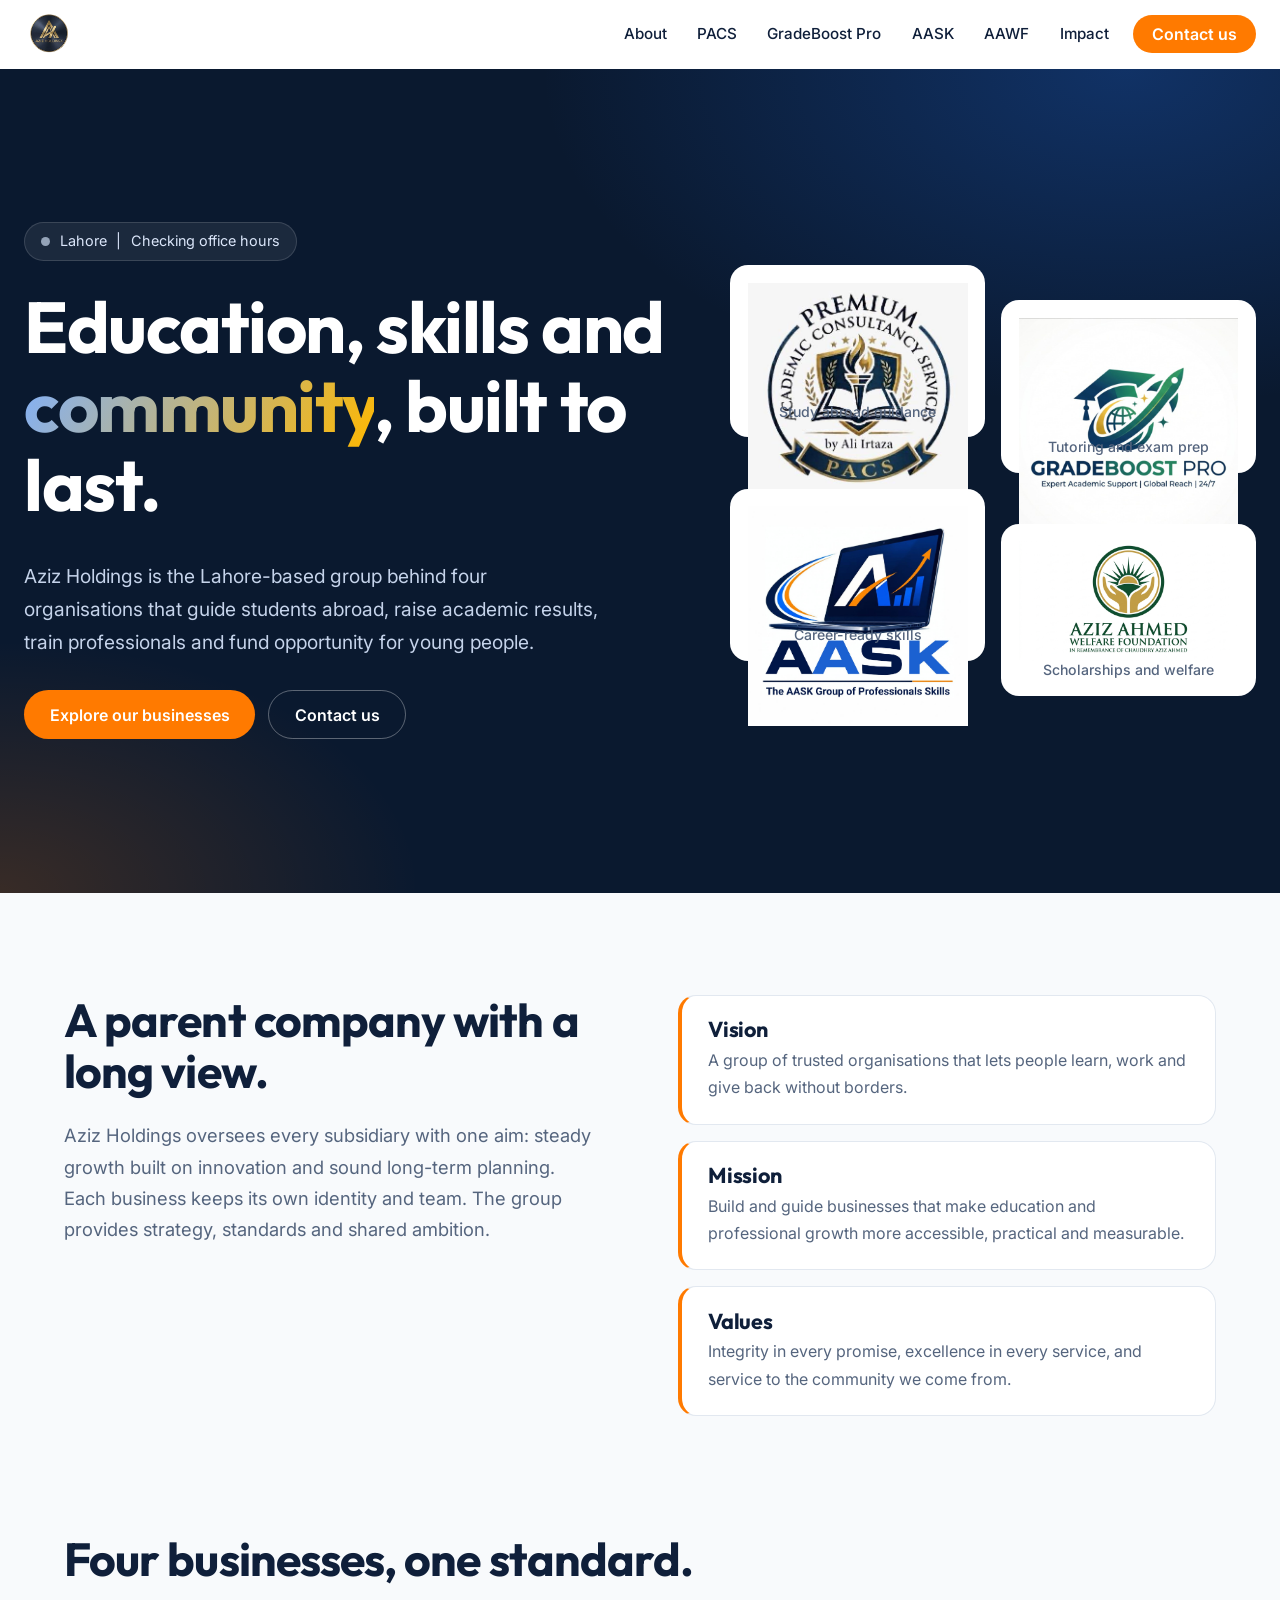
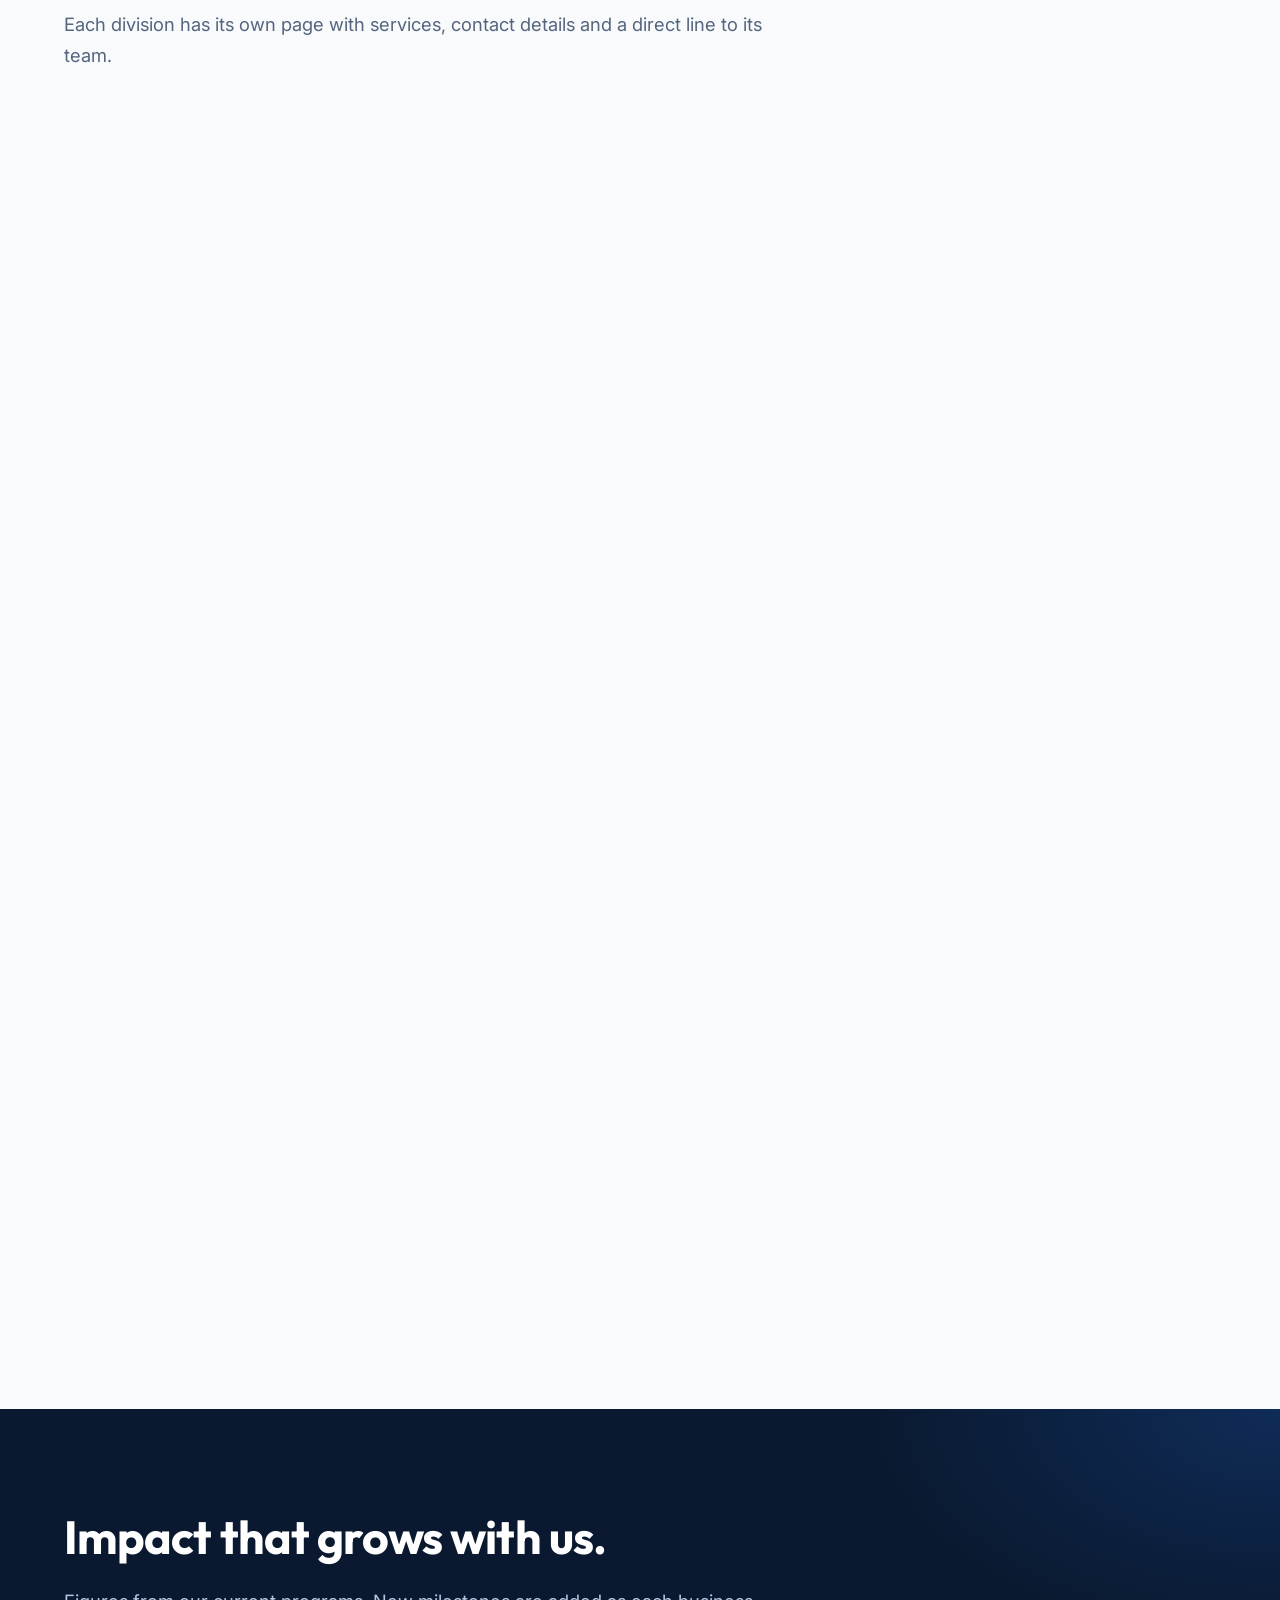
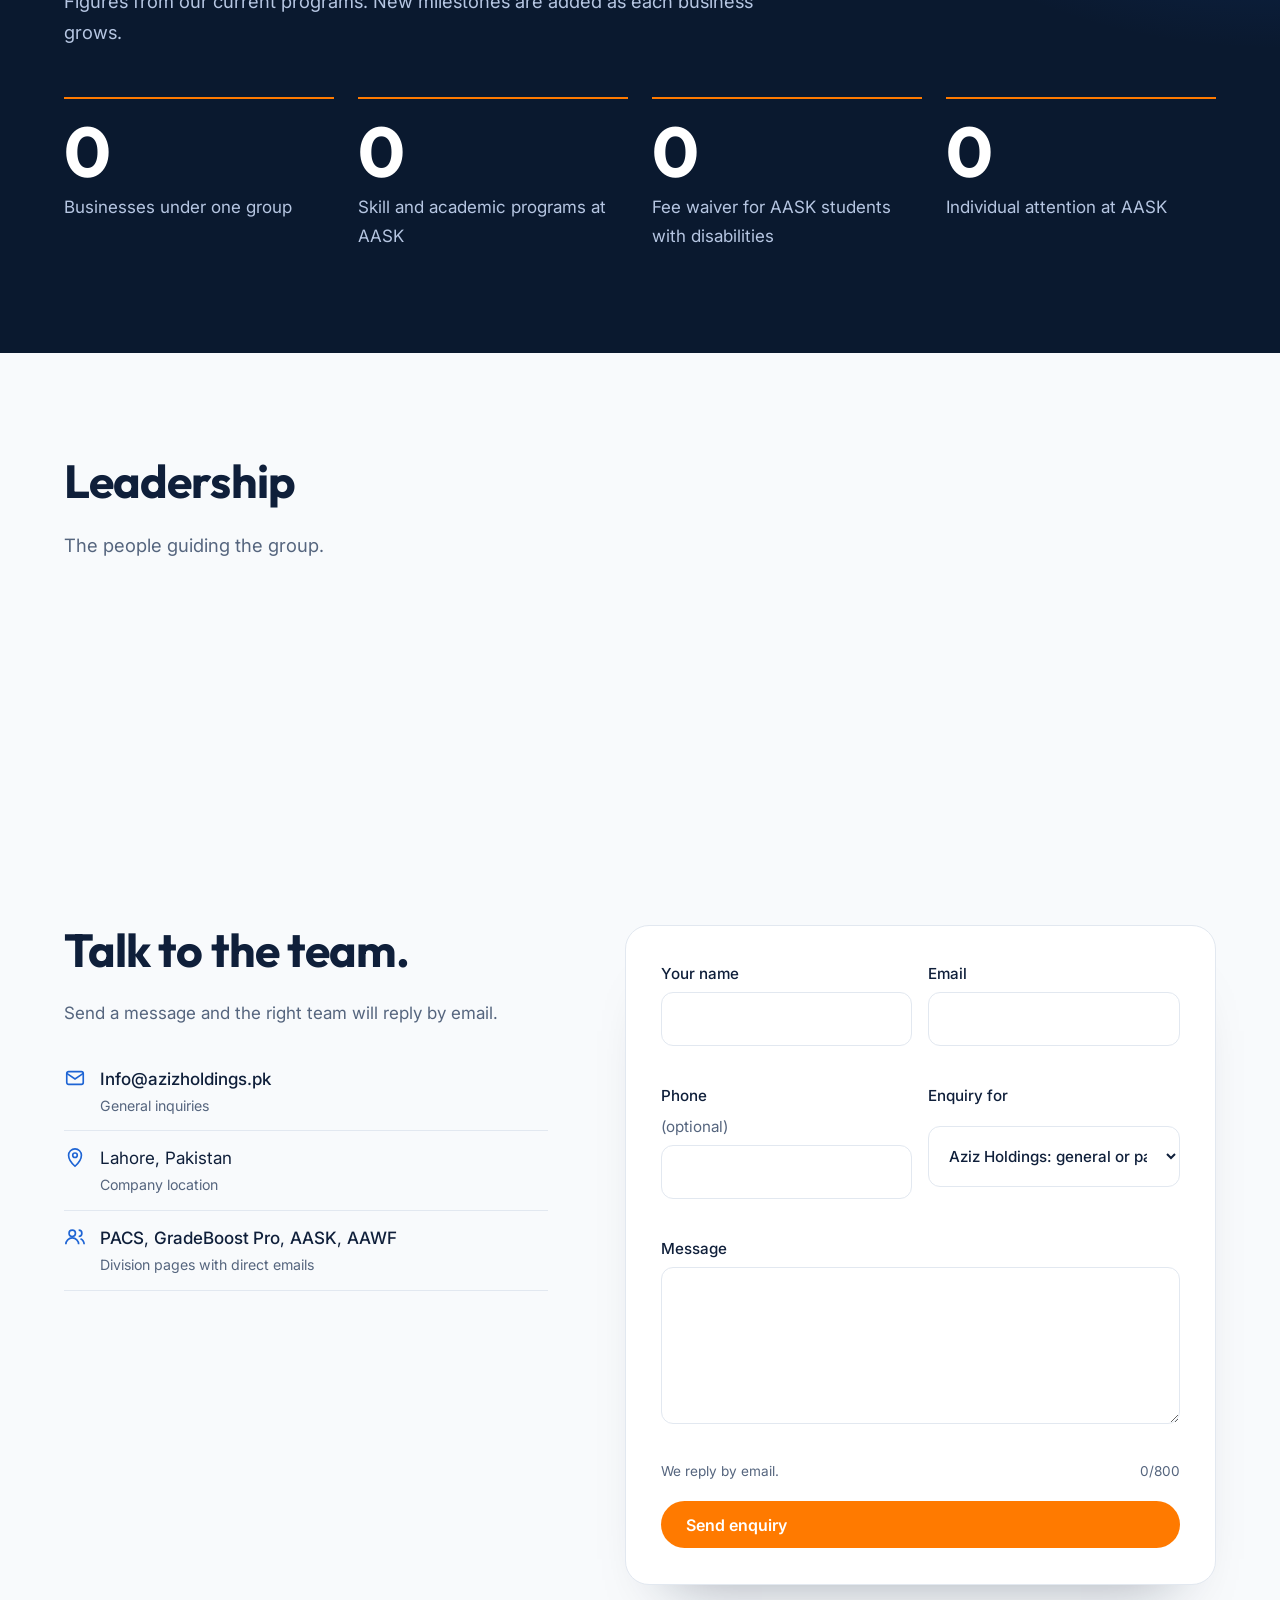
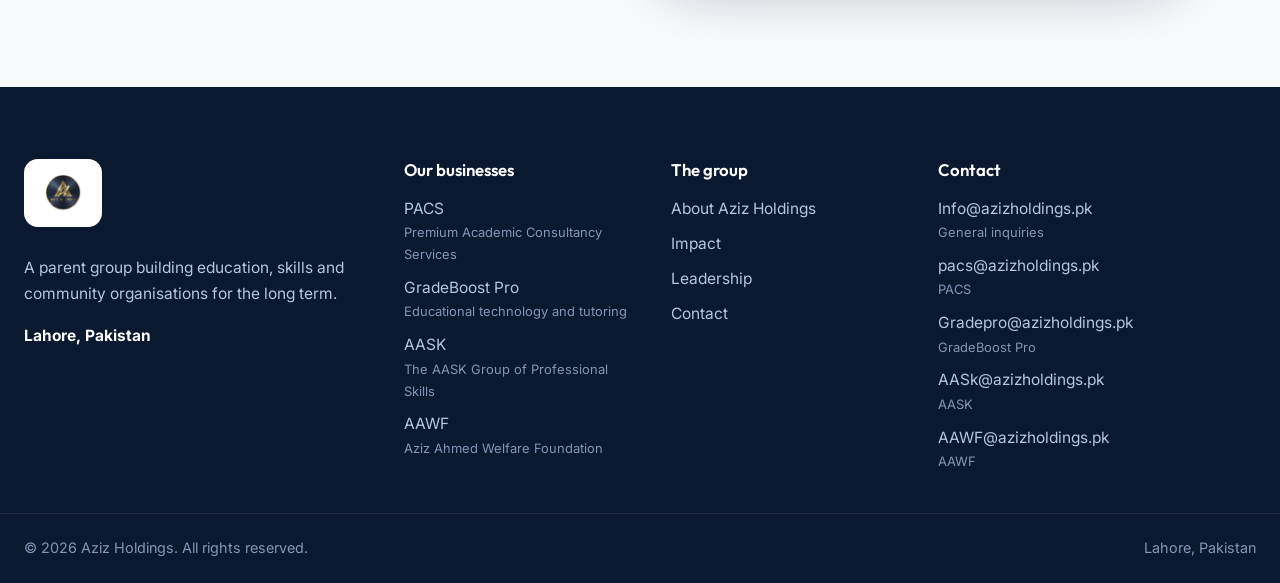
<file: index.html>
<!doctype html><html lang="en"><head><meta charset="utf-8"><meta name="viewport" content="width=device-width,initial-scale=1">
<title>Aziz Holdings | Education, skills and community under one group</title><meta name="description" content="Aziz Holdings is the Lahore-based parent group of PACS, GradeBoost Pro, AASK and the Aziz Ahmed Welfare Foundation."><link rel="canonical" href="https://azizholdings.pk/">
<meta property="og:type" content="website"><meta property="og:title" content="Aziz Holdings | Education, skills and community under one group"><meta property="og:description" content="Aziz Holdings is the Lahore-based parent group of PACS, GradeBoost Pro, AASK and the Aziz Ahmed Welfare Foundation."><meta property="og:image" content="https://azizholdings.pk/Assets/Aziz%20Holding%20Logo.png"><meta name="theme-color" content="#0a192f">
<link rel="icon" href="Assets/Aziz%20Holding%20Logo.png"><link rel="preconnect" href="https://fonts.googleapis.com"><link rel="preconnect" href="https://fonts.gstatic.com" crossorigin>
<link href="https://fonts.googleapis.com/css2?family=Inter:wght@400;500;600&family=Outfit:wght@500;600;700&display=swap" rel="stylesheet"><link rel="stylesheet" href="styles.css">
<script type="application/ld+json">{"@context": "https://schema.org", "@type": "Organization", "name": "Aziz Holdings", "url": "https://azizholdings.pk/", "logo": "https://azizholdings.pk/Assets/Aziz%20Holding%20Logo.png", "email": "Info@azizholdings.pk", "address": {"@type": "PostalAddress", "addressLocality": "Lahore", "addressCountry": "PK"}, "founder": {"@type": "Person", "name": "Ali Irtaza"}, "subOrganization": [{"@type": "Organization", "name": "PACS"}, {"@type": "Organization", "name": "GradeBoost Pro"}, {"@type": "Organization", "name": "AASK"}, {"@type": "Organization", "name": "AAWF"}]}</script></head><body class="home"><a class="skip" href="#main">Skip to content</a><header class="top"><div class="top-in"><a class="brand" href="index.html" aria-label="Aziz Holdings home"><img src="Assets/Aziz%20Holding%20Logo.png" alt="Aziz Holdings" width="170" height="50"></a>
<button class="menu-btn" aria-expanded="false" aria-controls="nav">Menu</button><nav id="nav" aria-label="Main"><a href="index.html#about">About</a><a href="pacs.html">PACS</a><a href="gradeboost-pro.html">GradeBoost Pro</a><a href="aask.html">AASK</a><a href="aawf.html">AAWF</a><a href="index.html#impact">Impact</a><a class="btn orange" href="#contact">Contact us</a></nav></div></header><main id="main"><section class="hero"><div class="hero-in"><div><div class="live" data-live><span class="dot"></span><span class="t">Lahore</span><span aria-hidden="true">|</span><span class="s">Checking office hours</span></div><h1>Education, skills and <span>community</span>, built to last.</h1><p class="lead">Aziz Holdings is the Lahore-based group behind four organisations that guide students abroad, raise academic results, train professionals and fund opportunity for young people.</p><div class="actions"><a class="btn orange" href="#divisions">Explore our businesses</a><a class="btn ghost" href="#contact">Contact us</a></div></div><ul class="tiles" aria-label="Group businesses"><li><a href="pacs.html"><span class="logo"><img src="Assets/PACS%20Logo.png" alt="PACS"></span><b>Study abroad guidance</b></a></li><li><a href="gradeboost-pro.html"><span class="logo"><img src="Assets/GradeBoost%20Pro%20Logo.png" alt="GradeBoost Pro"></span><b>Tutoring and exam prep</b></a></li><li><a href="aask.html"><span class="logo"><img src="Assets/AASK%20Logo.jpeg" alt="AASK"></span><b>Career-ready skills</b></a></li><li><a href="aawf.html"><span class="logo"><img src="Assets/Aziz%20Ahmed%20Welfare%20Foundation.png" alt="AAWF"></span><b>Scholarships and welfare</b></a></li></ul></div></section>
<section class="wrap about" id="about"><div><h2>A parent company with a long view.</h2><p>Aziz Holdings oversees every subsidiary with one aim: steady growth built on innovation and sound long-term planning. Each business keeps its own identity and team. The group provides strategy, standards and shared ambition.</p></div>
<div class="vmv"><article><h3>Vision</h3><p>A group of trusted organisations that lets people learn, work and give back without borders.</p></article><article><h3>Mission</h3><p>Build and guide businesses that make education and professional growth more accessible, practical and measurable.</p></article><article><h3>Values</h3><p>Integrity in every promise, excellence in every service, and service to the community we come from.</p></article></div></section>
<section class="wrap" id="divisions" style="padding-top:1rem"><div class="sec-head"><h2>Four businesses, one standard.</h2><p>Each division has its own page with services, contact details and a direct line to its team.</p></div><div class="div-list"><article class="div-card reveal"><div class="mk"><img src="Assets/PACS%20Logo.png" alt="PACS logo" loading="lazy"></div><div><h3>PACS<br><small style="font:500 1rem var(--body);color:var(--muted)">Premium Academic Consultancy Services</small></h3><p>PACS is an international education consultancy that helps students explore overseas study opportunities, choose the right universities and handle every step of the admission process.</p><p><a class="email" href="mailto:pacs@azizholdings.pk">pacs@azizholdings.pk</a></p><a class="btn" href="pacs.html">Visit PACS</a></div></article><article class="div-card reveal"><div class="mk"><img src="Assets/GradeBoost%20Pro%20Logo.png" alt="GradeBoost Pro logo" loading="lazy"></div><div><h3>GradeBoost Pro<br><small style="font:500 1rem var(--body);color:var(--muted)">Educational technology and tutoring</small></h3><p>GradeBoost Pro is an educational technology and tutoring platform that combines online tutoring, exam preparation, study materials and learning analytics to improve student performance.</p><p><a class="email" href="mailto:Gradepro@azizholdings.pk">Gradepro@azizholdings.pk</a></p><a class="btn" href="gradeboost-pro.html">Visit GradeBoost Pro</a></div></article><article class="div-card reveal"><div class="mk"><img src="Assets/AASK%20Logo.jpeg" alt="AASK logo" loading="lazy"></div><div><h3>AASK<br><small style="font:500 1rem var(--body);color:var(--muted)">The AASK Group of Professional Skills</small></h3><p>The AASK Group of Professional Skills is a training and career development institute with practical programs in Spoken English, MS Office, AI tools, freelancing, cybersecurity, LAT preparation and more.</p><p><a class="email" href="mailto:AASk@azizholdings.pk">AASk@azizholdings.pk</a></p><a class="btn" href="aask.html">Visit AASK</a></div></article><article class="div-card reveal"><div class="mk"><img src="Assets/Aziz%20Ahmed%20Welfare%20Foundation.png" alt="AAWF logo" loading="lazy"></div><div><h3>AAWF<br><small style="font:500 1rem var(--body);color:var(--muted)">Aziz Ahmed Welfare Foundation</small></h3><p>The Aziz Ahmed Welfare Foundation is a nonprofit dedicated to educational scholarships, youth empowerment, community welfare and meaningful social impact.</p><p><a class="email" href="mailto:AAWF@azizholdings.pk">AAWF@azizholdings.pk</a></p><a class="btn" href="aawf.html">Visit AAWF</a></div></article></div></section>
<section class="band" id="impact"><div class="wrap"><div class="sec-head"><h2>Impact that grows with us.</h2><p>Figures from our current programs. New milestones are added as each business grows.</p></div>
<dl class="stats"><div><dd data-count="4">0</dd><dt>Businesses under one group</dt></div><div><dd data-count="15" data-suffix="+">0</dd><dt>Skill and academic programs at AASK</dt></div><div><dd data-count="100" data-suffix="%">0</dd><dt>Fee waiver for AASK students with disabilities</dt></div><div><dd data-count="1" data-suffix=":1">0</dd><dt>Individual attention at AASK</dt></div></dl></div></section>
<section class="wrap" id="leadership"><div class="sec-head"><h2>Leadership</h2><p>The people guiding the group.</p></div><div class="people"><div class="person reveal"><span class="avatar" aria-hidden="true">AI</span><div><b>Ali Irtaza</b><span>Founder &amp; Chairman</span></div></div><div class="person reveal"><span class="avatar" aria-hidden="true">AK</span><div><b>Arooj Khalid</b><span>Co-Founder</span></div></div></div></section>
<section class="wrap contact" id="contact"><div><h2>Talk to the team.</h2><p style="color:var(--muted)">Send a message and the right team will reply by email.</p><ul class="lines"><li><svg viewBox="0 0 24 24" aria-hidden="true"><rect x="3" y="5" width="18" height="14" rx="2"/><path d="m3 7 9 6 9-6"/></svg><div><a href="mailto:Info@azizholdings.pk">Info@azizholdings.pk</a><small>General inquiries</small></div></li><li><svg viewBox="0 0 24 24" aria-hidden="true"><path d="M12 21s7-6.2 7-12a7 7 0 1 0-14 0c0 5.8 7 12 7 12Z"/><circle cx="12" cy="9" r="2.5"/></svg><div>Lahore, Pakistan<small>Company location</small></div></li><li><svg viewBox="0 0 24 24" aria-hidden="true"><circle cx="9" cy="8" r="3.5"/><path d="M2 20a7 7 0 0 1 14 0M16 4.5a3.5 3.5 0 0 1 0 7M18 14a7 7 0 0 1 4 6"/></svg><div><a href="pacs.html">PACS</a>, <a href="gradeboost-pro.html">GradeBoost Pro</a>, <a href="aask.html">AASK</a>, <a href="aawf.html">AAWF</a><small>Division pages with direct emails</small></div></li></ul></div><div><form id="enquiry" novalidate aria-label="Enquiry form">
<div class="row"><label>Your name<input name="name" required autocomplete="name"><span class="err" aria-live="polite"></span></label><label>Email<input name="email" type="email" required autocomplete="email"><span class="err" aria-live="polite"></span></label></div>
<div class="row"><label>Phone <span class="opt">(optional)</span><input name="phone" type="tel" autocomplete="tel"><span class="err" aria-live="polite"></span></label><label>Enquiry for<select name="topic" id="topic"><option value="General" selected>Aziz Holdings: general or partnership</option><option value="PACS">PACS: study abroad</option><option value="GradePro">GradeBoost Pro: tutoring</option><option value="AASK">AASK: courses and training</option><option value="AAWF">AAWF: scholarships and support</option></select><span class="err"></span></label></div>
<label>Message<textarea id="message" name="message" rows="5" maxlength="800" required></textarea><span class="err" aria-live="polite"></span></label>
<div class="meta"><span>We reply by email.</span><span id="left">0/800</span></div><input class="hp" name="company" tabindex="-1" autocomplete="off" aria-hidden="true">
<button class="btn orange" type="submit">Send enquiry</button><p class="status" role="status" aria-live="polite"></p></form></div></section></main><footer><div class="f-in"><div><a class="f-logo" href="index.html"><img src="Assets/Aziz%20Holding%20Logo.png" alt="Aziz Holdings" loading="lazy"></a><p>A parent group building education, skills and community organisations for the long term.</p><p><b style="color:#fff">Lahore, Pakistan</b></p></div>
<div><h4>Our businesses</h4><ul><li><a href="pacs.html">PACS</a><small>Premium Academic Consultancy Services</small></li><li><a href="gradeboost-pro.html">GradeBoost Pro</a><small>Educational technology and tutoring</small></li><li><a href="aask.html">AASK</a><small>The AASK Group of Professional Skills</small></li><li><a href="aawf.html">AAWF</a><small>Aziz Ahmed Welfare Foundation</small></li></ul></div><div><h4>The group</h4><ul><li><a href="index.html#about">About Aziz Holdings</a></li><li><a href="index.html#impact">Impact</a></li><li><a href="index.html#leadership">Leadership</a></li><li><a href="index.html#contact">Contact</a></li></ul></div>
<div><h4>Contact</h4><ul><li><a href="mailto:Info@azizholdings.pk">Info@azizholdings.pk</a><small>General inquiries</small></li><li><a href="mailto:pacs@azizholdings.pk">pacs@azizholdings.pk</a><small>PACS</small></li><li><a href="mailto:Gradepro@azizholdings.pk">Gradepro@azizholdings.pk</a><small>GradeBoost Pro</small></li><li><a href="mailto:AASk@azizholdings.pk">AASk@azizholdings.pk</a><small>AASK</small></li><li><a href="mailto:AAWF@azizholdings.pk">AAWF@azizholdings.pk</a><small>AAWF</small></li></ul></div></div><div class="f-bar"><span>&copy; <span id="yr">2026</span> Aziz Holdings. All rights reserved.</span><span>Lahore, Pakistan</span></div></footer>
<button class="to-top" aria-label="Back to top">&uarr;</button><script src="main.js" defer></script></body></html>
</file>
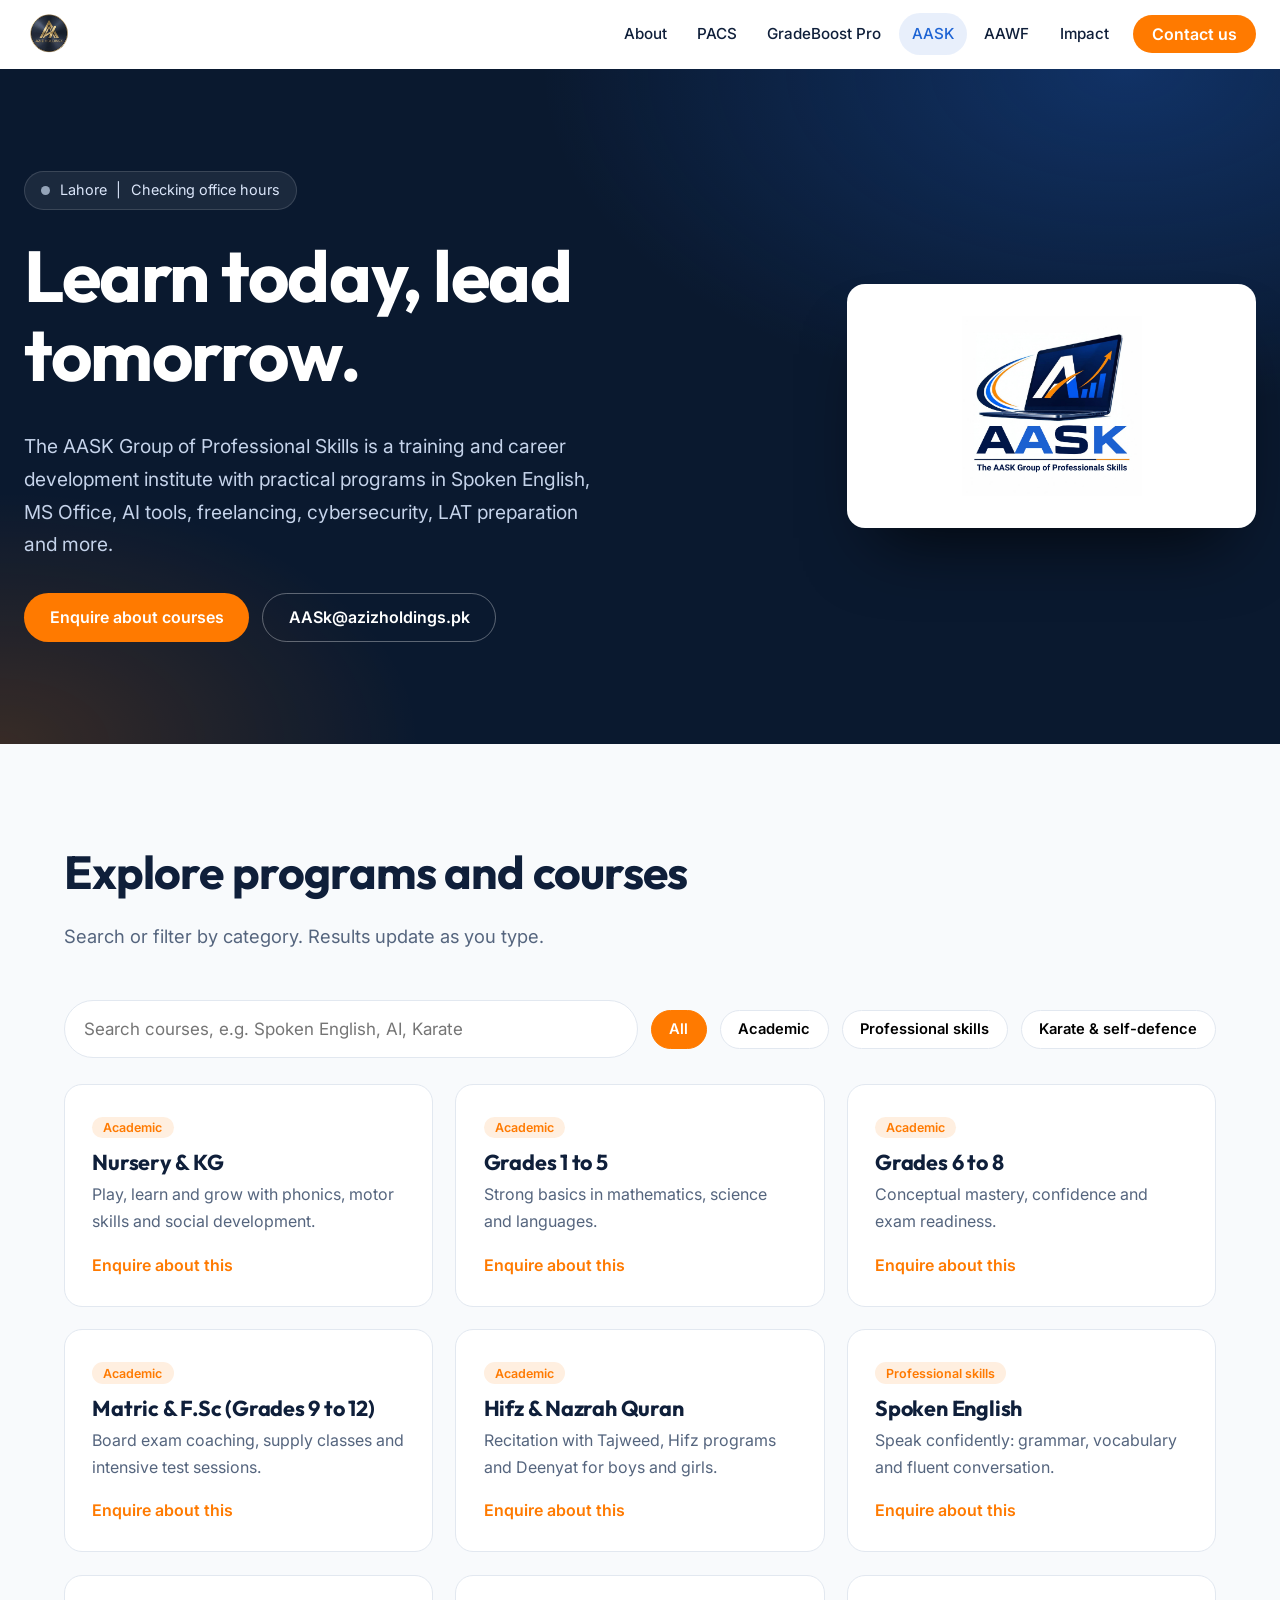
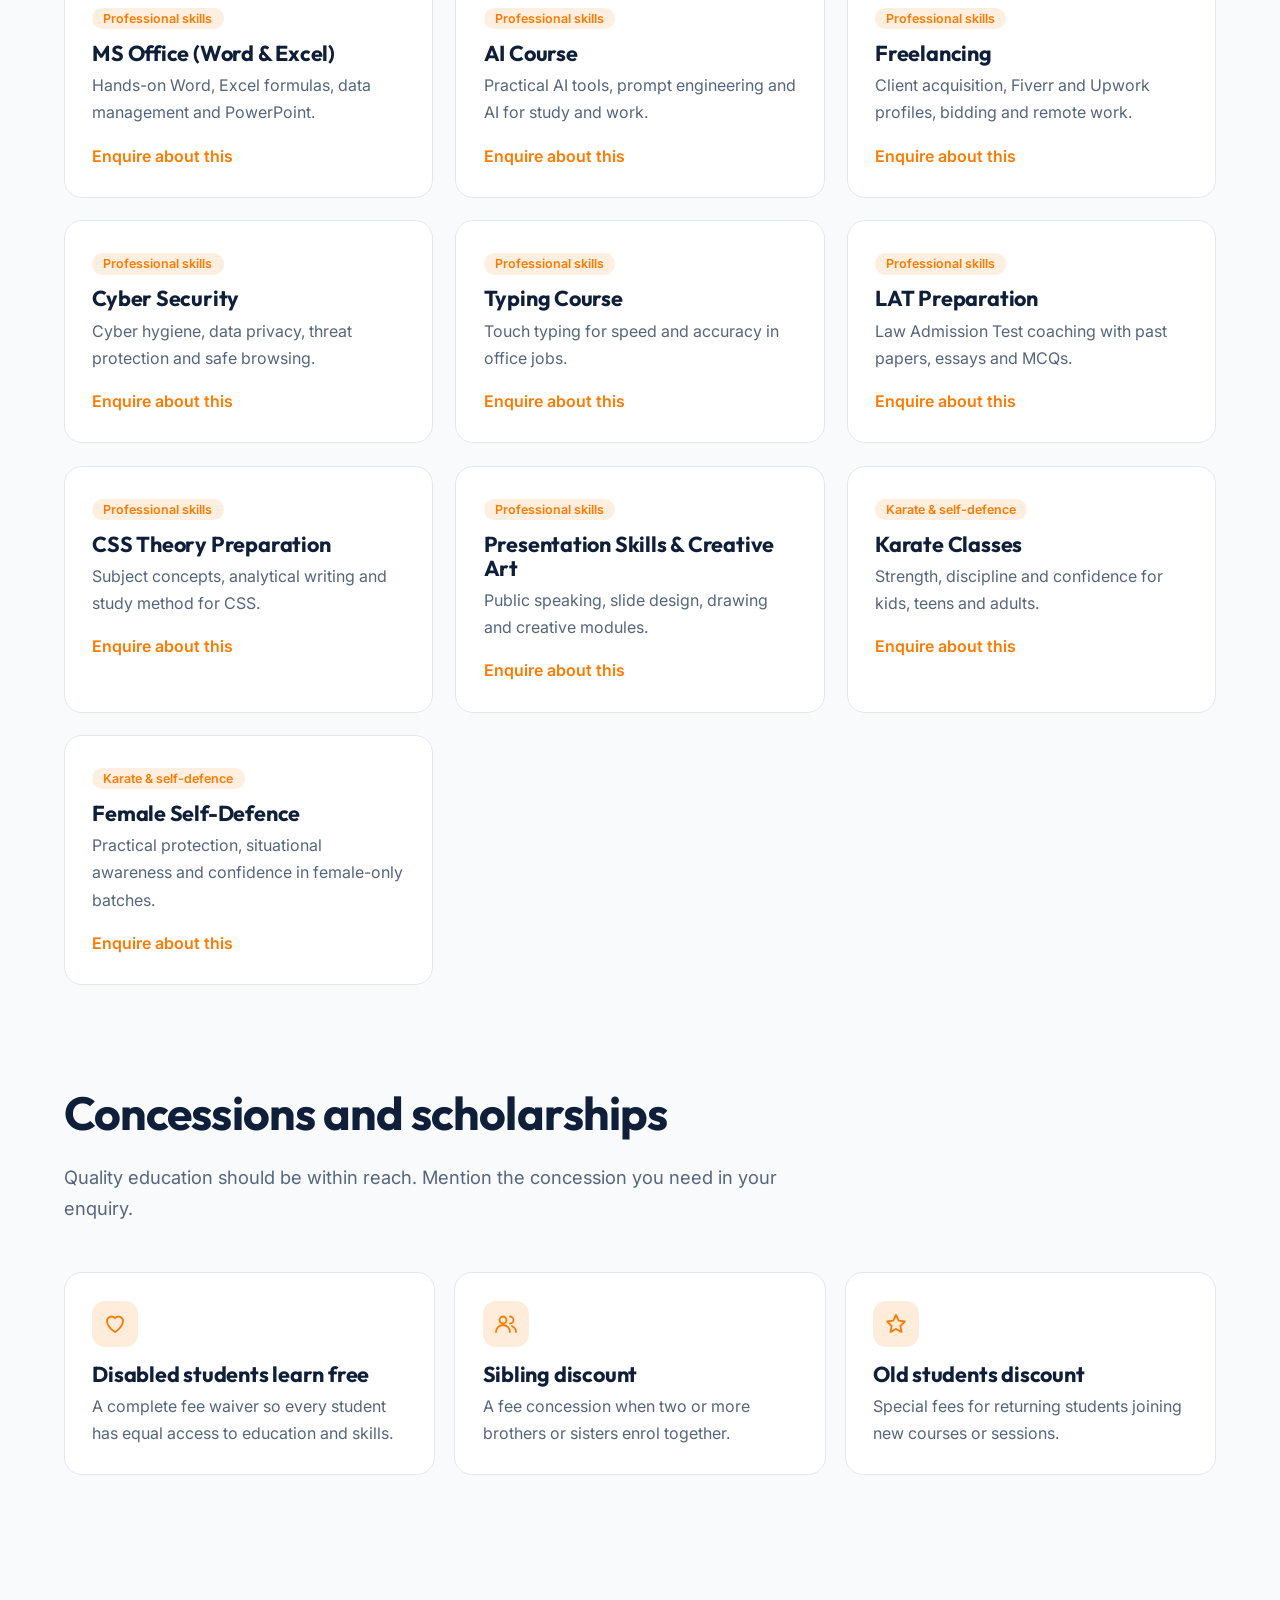
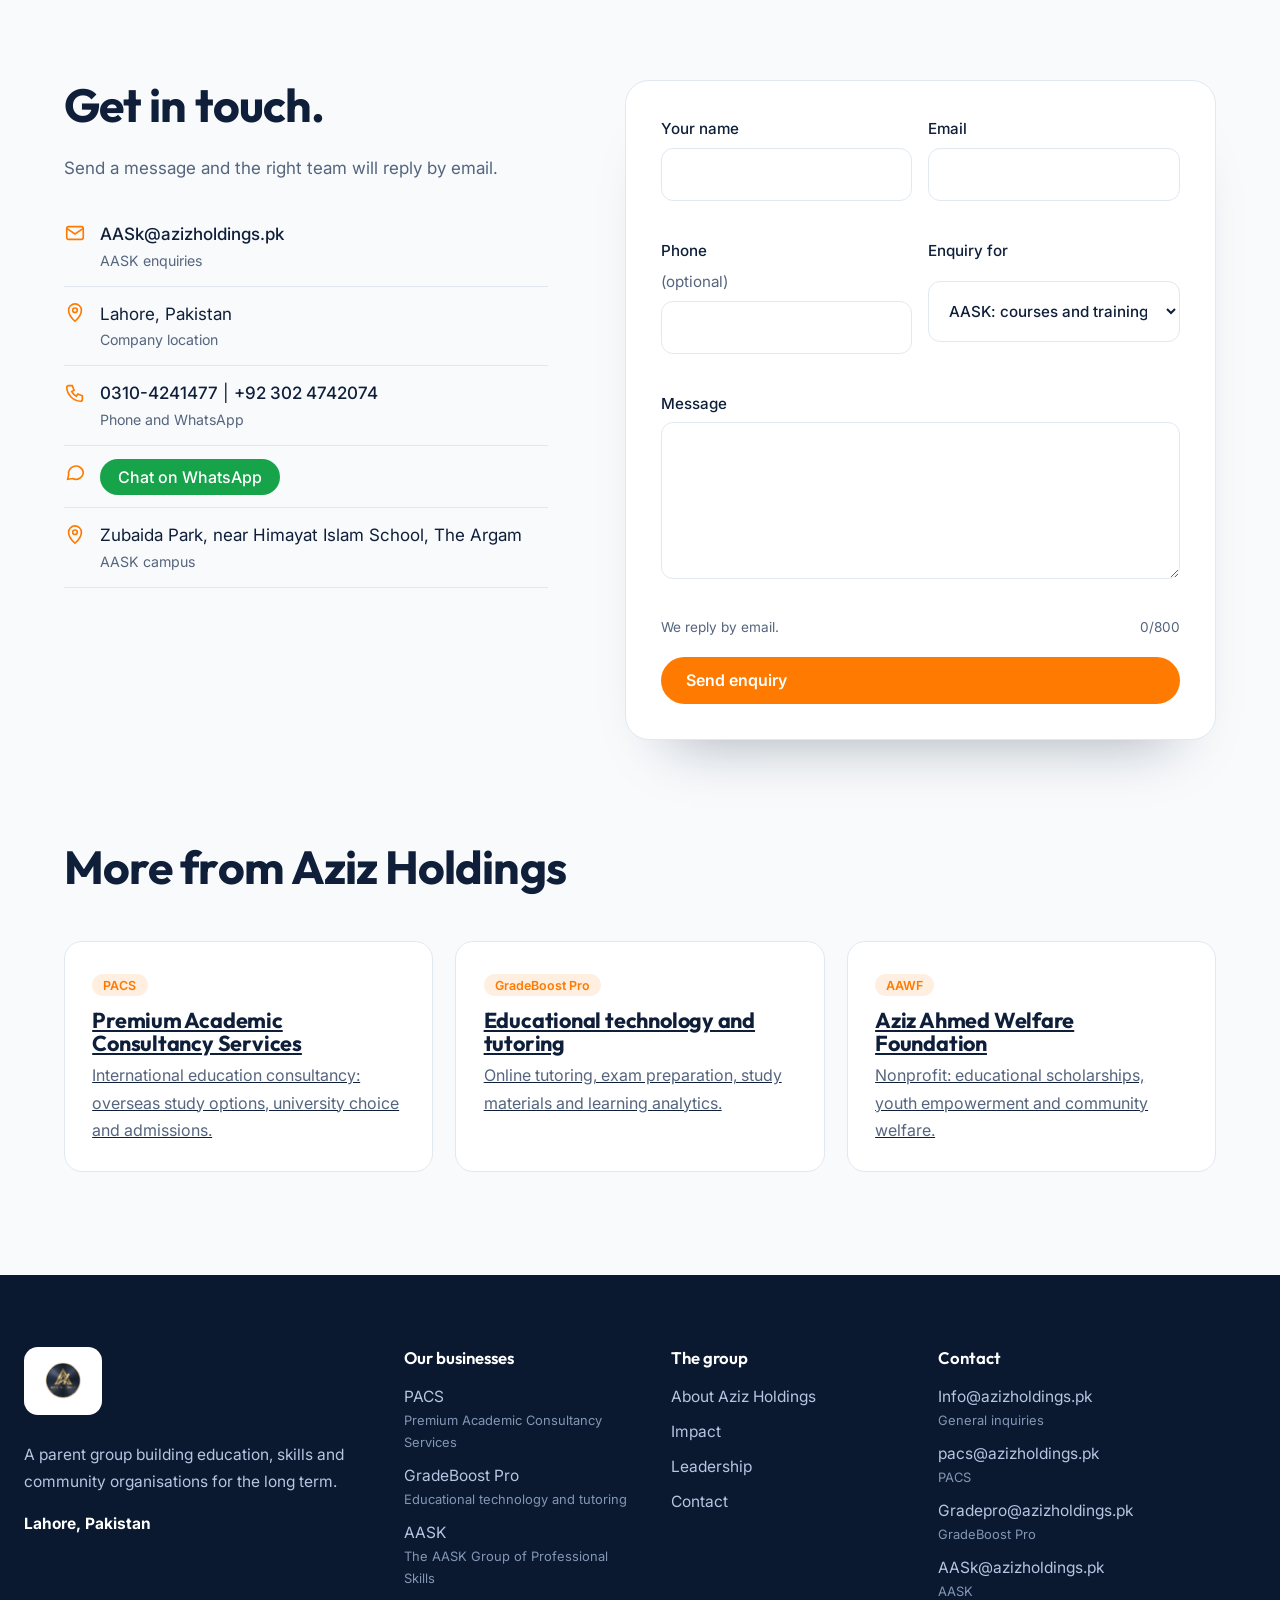
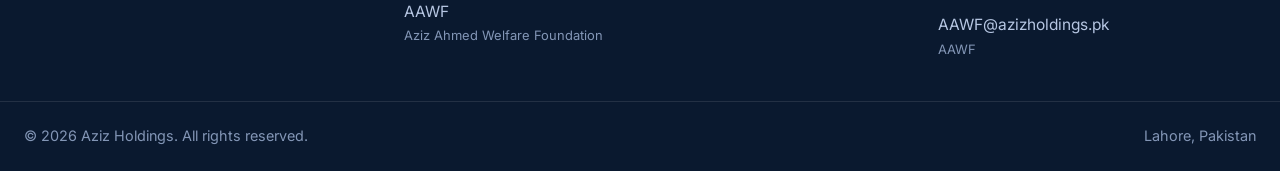
<file: aask.html>
<!doctype html><html lang="en"><head><meta charset="utf-8"><meta name="viewport" content="width=device-width,initial-scale=1">
<title>AASK | The AASK Group of Professional Skills</title><meta name="description" content="AASK is a professional training and career institute: Spoken English, MS Office, AI tools, freelancing, cybersecurity, LAT preparation, academics and self-defence."><link rel="canonical" href="https://azizholdings.pk/aask.html">
<meta property="og:type" content="website"><meta property="og:title" content="AASK | The AASK Group of Professional Skills"><meta property="og:description" content="AASK is a professional training and career institute: Spoken English, MS Office, AI tools, freelancing, cybersecurity, LAT preparation, academics and self-defence."><meta property="og:image" content="https://azizholdings.pk/Assets/Aziz%20Holding%20Logo.png"><meta name="theme-color" content="#0a192f">
<link rel="icon" href="Assets/Aziz%20Holding%20Logo.png"><link rel="preconnect" href="https://fonts.googleapis.com"><link rel="preconnect" href="https://fonts.gstatic.com" crossorigin>
<link href="https://fonts.googleapis.com/css2?family=Inter:wght@400;500;600&family=Outfit:wght@500;600;700&display=swap" rel="stylesheet"><link rel="stylesheet" href="styles.css">
<script type="application/ld+json">{"@context": "https://schema.org", "@type": "Organization", "name": "Aziz Holdings", "url": "https://azizholdings.pk/", "logo": "https://azizholdings.pk/Assets/Aziz%20Holding%20Logo.png", "email": "Info@azizholdings.pk", "address": {"@type": "PostalAddress", "addressLocality": "Lahore", "addressCountry": "PK"}, "founder": {"@type": "Person", "name": "Ali Irtaza"}, "subOrganization": [{"@type": "Organization", "name": "PACS"}, {"@type": "Organization", "name": "GradeBoost Pro"}, {"@type": "Organization", "name": "AASK"}, {"@type": "Organization", "name": "AAWF"}]}</script></head><body class="aask"><a class="skip" href="#main">Skip to content</a><header class="top"><div class="top-in"><a class="brand" href="index.html" aria-label="Aziz Holdings home"><img src="Assets/Aziz%20Holding%20Logo.png" alt="Aziz Holdings" width="170" height="50"></a>
<button class="menu-btn" aria-expanded="false" aria-controls="nav">Menu</button><nav id="nav" aria-label="Main"><a href="index.html#about">About</a><a href="pacs.html">PACS</a><a href="gradeboost-pro.html">GradeBoost Pro</a><a href="aask.html" aria-current="page">AASK</a><a href="aawf.html">AAWF</a><a href="index.html#impact">Impact</a><a class="btn orange" href="#contact">Contact us</a></nav></div></header><main id="main"><section class="hero sub"><div class="hero-in"><div><div class="live" data-live><span class="dot"></span><span class="t">Lahore</span><span aria-hidden="true">|</span><span class="s">Checking office hours</span></div><h1>Learn today, lead tomorrow.</h1><p class="lead">The AASK Group of Professional Skills is a training and career development institute with practical programs in Spoken English, MS Office, AI tools, freelancing, cybersecurity, LAT preparation and more.</p><div class="actions"><a class="btn orange" href="#contact">Enquire about courses</a><a class="btn ghost" href="mailto:AASk@azizholdings.pk">AASk@azizholdings.pk</a></div></div><div class="logo-card"><img src="Assets/AASK%20Logo.jpeg" alt="AASK logo"></div></div></section><section class="wrap" id="programs"><div class="sec-head"><h2>Explore programs and courses</h2><p>Search or filter by category. Results update as you type.</p></div><div class="tools"><input class="search" id="q" type="search" placeholder="Search courses, e.g. Spoken English, AI, Karate" aria-label="Search programs"><button class="chip" type="button" data-cat="all" aria-pressed="true">All</button><button class="chip" type="button" data-cat="Academic" aria-pressed="false">Academic</button><button class="chip" type="button" data-cat="Professional skills" aria-pressed="false">Professional skills</button><button class="chip" type="button" data-cat="Karate & self-defence" aria-pressed="false">Karate & self-defence</button></div><p class="count" id="count" aria-live="polite"></p><div class="grid"><div class="card course reveal in" data-cat="Academic"><span class="tag">Academic</span><h3>Nursery & KG</h3><p>Play, learn and grow with phonics, motor skills and social development.</p><p style="margin-top:1rem"><a class="link" href="#contact" data-pick="Nursery & KG">Enquire about this</a></p></div><div class="card course reveal in" data-cat="Academic"><span class="tag">Academic</span><h3>Grades 1 to 5</h3><p>Strong basics in mathematics, science and languages.</p><p style="margin-top:1rem"><a class="link" href="#contact" data-pick="Grades 1 to 5">Enquire about this</a></p></div><div class="card course reveal in" data-cat="Academic"><span class="tag">Academic</span><h3>Grades 6 to 8</h3><p>Conceptual mastery, confidence and exam readiness.</p><p style="margin-top:1rem"><a class="link" href="#contact" data-pick="Grades 6 to 8">Enquire about this</a></p></div><div class="card course reveal in" data-cat="Academic"><span class="tag">Academic</span><h3>Matric & F.Sc (Grades 9 to 12)</h3><p>Board exam coaching, supply classes and intensive test sessions.</p><p style="margin-top:1rem"><a class="link" href="#contact" data-pick="Matric & F.Sc (Grades 9 to 12)">Enquire about this</a></p></div><div class="card course reveal in" data-cat="Academic"><span class="tag">Academic</span><h3>Hifz & Nazrah Quran</h3><p>Recitation with Tajweed, Hifz programs and Deenyat for boys and girls.</p><p style="margin-top:1rem"><a class="link" href="#contact" data-pick="Hifz & Nazrah Quran">Enquire about this</a></p></div><div class="card course reveal in" data-cat="Professional skills"><span class="tag">Professional skills</span><h3>Spoken English</h3><p>Speak confidently: grammar, vocabulary and fluent conversation.</p><p style="margin-top:1rem"><a class="link" href="#contact" data-pick="Spoken English">Enquire about this</a></p></div><div class="card course reveal in" data-cat="Professional skills"><span class="tag">Professional skills</span><h3>MS Office (Word & Excel)</h3><p>Hands-on Word, Excel formulas, data management and PowerPoint.</p><p style="margin-top:1rem"><a class="link" href="#contact" data-pick="MS Office (Word & Excel)">Enquire about this</a></p></div><div class="card course reveal in" data-cat="Professional skills"><span class="tag">Professional skills</span><h3>AI Course</h3><p>Practical AI tools, prompt engineering and AI for study and work.</p><p style="margin-top:1rem"><a class="link" href="#contact" data-pick="AI Course">Enquire about this</a></p></div><div class="card course reveal in" data-cat="Professional skills"><span class="tag">Professional skills</span><h3>Freelancing</h3><p>Client acquisition, Fiverr and Upwork profiles, bidding and remote work.</p><p style="margin-top:1rem"><a class="link" href="#contact" data-pick="Freelancing">Enquire about this</a></p></div><div class="card course reveal in" data-cat="Professional skills"><span class="tag">Professional skills</span><h3>Cyber Security</h3><p>Cyber hygiene, data privacy, threat protection and safe browsing.</p><p style="margin-top:1rem"><a class="link" href="#contact" data-pick="Cyber Security">Enquire about this</a></p></div><div class="card course reveal in" data-cat="Professional skills"><span class="tag">Professional skills</span><h3>Typing Course</h3><p>Touch typing for speed and accuracy in office jobs.</p><p style="margin-top:1rem"><a class="link" href="#contact" data-pick="Typing Course">Enquire about this</a></p></div><div class="card course reveal in" data-cat="Professional skills"><span class="tag">Professional skills</span><h3>LAT Preparation</h3><p>Law Admission Test coaching with past papers, essays and MCQs.</p><p style="margin-top:1rem"><a class="link" href="#contact" data-pick="LAT Preparation">Enquire about this</a></p></div><div class="card course reveal in" data-cat="Professional skills"><span class="tag">Professional skills</span><h3>CSS Theory Preparation</h3><p>Subject concepts, analytical writing and study method for CSS.</p><p style="margin-top:1rem"><a class="link" href="#contact" data-pick="CSS Theory Preparation">Enquire about this</a></p></div><div class="card course reveal in" data-cat="Professional skills"><span class="tag">Professional skills</span><h3>Presentation Skills & Creative Art</h3><p>Public speaking, slide design, drawing and creative modules.</p><p style="margin-top:1rem"><a class="link" href="#contact" data-pick="Presentation Skills & Creative Art">Enquire about this</a></p></div><div class="card course reveal in" data-cat="Karate & self-defence"><span class="tag">Karate & self-defence</span><h3>Karate Classes</h3><p>Strength, discipline and confidence for kids, teens and adults.</p><p style="margin-top:1rem"><a class="link" href="#contact" data-pick="Karate Classes">Enquire about this</a></p></div><div class="card course reveal in" data-cat="Karate & self-defence"><span class="tag">Karate & self-defence</span><h3>Female Self-Defence</h3><p>Practical protection, situational awareness and confidence in female-only batches.</p><p style="margin-top:1rem"><a class="link" href="#contact" data-pick="Female Self-Defence">Enquire about this</a></p></div></div><div class="empty">No program matches your search. Try another word or contact us for help.</div></section>
<section class="wrap" style="padding-top:0"><div class="sec-head"><h2>Concessions and scholarships</h2><p>Quality education should be within reach. Mention the concession you need in your enquiry.</p></div><div class="perks"><div class="card"><span class="ico"><svg viewBox="0 0 24 24" aria-hidden="true"><path d="M12 20s-8-4.9-8-11a4.5 4.5 0 0 1 8-2.8A4.5 4.5 0 0 1 20 9c0 6.1-8 11-8 11Z"/></svg></span><h3>Disabled students learn free</h3><p>A complete fee waiver so every student has equal access to education and skills.</p></div><div class="card"><span class="ico"><svg viewBox="0 0 24 24" aria-hidden="true"><circle cx="9" cy="8" r="3.5"/><path d="M2 20a7 7 0 0 1 14 0M16 4.5a3.5 3.5 0 0 1 0 7M18 14a7 7 0 0 1 4 6"/></svg></span><h3>Sibling discount</h3><p>A fee concession when two or more brothers or sisters enrol together.</p></div><div class="card"><span class="ico"><svg viewBox="0 0 24 24" aria-hidden="true"><path d="m12 3 2.7 5.6 6.1.9-4.4 4.3 1 6.1L12 17l-5.4 2.9 1-6.1L3.2 9.5l6.1-.9Z"/></svg></span><h3>Old students discount</h3><p>Special fees for returning students joining new courses or sessions.</p></div></div></section><section class="wrap contact" id="contact"><div><h2>Get in touch.</h2><p style="color:var(--muted)">Send a message and the right team will reply by email.</p><ul class="lines"><li><svg viewBox="0 0 24 24" aria-hidden="true"><rect x="3" y="5" width="18" height="14" rx="2"/><path d="m3 7 9 6 9-6"/></svg><div><a href="mailto:AASk@azizholdings.pk">AASk@azizholdings.pk</a><small>AASK enquiries</small></div></li><li><svg viewBox="0 0 24 24" aria-hidden="true"><path d="M12 21s7-6.2 7-12a7 7 0 1 0-14 0c0 5.8 7 12 7 12Z"/><circle cx="12" cy="9" r="2.5"/></svg><div>Lahore, Pakistan<small>Company location</small></div></li><li><svg viewBox="0 0 24 24" aria-hidden="true"><path d="M5 4h4l2 5-2.5 1.5a11 11 0 0 0 5 5L15 13l5 2v4a2 2 0 0 1-2 2A16 16 0 0 1 3 6a2 2 0 0 1 2-2Z"/></svg><div><a href="tel:03104241477">0310-4241477</a> | <a href="tel:03024742074">+92 302 4742074</a><small>Phone and WhatsApp</small></div></li><li><svg viewBox="0 0 24 24" aria-hidden="true"><path d="M21 12a8 8 0 0 1-11.6 7.1L4 20l1-4.6A8 8 0 1 1 21 12Z"/></svg><div><a class="btn wa" style="color:#fff;padding:.5rem 1.1rem" href="https://wa.me/923104241477?text=Hello%20AASK%2C%20I%20would%20like%20to%20ask%20about%20admissions." rel="noopener">Chat on WhatsApp</a></div></li><li><svg viewBox="0 0 24 24" aria-hidden="true"><path d="M12 21s7-6.2 7-12a7 7 0 1 0-14 0c0 5.8 7 12 7 12Z"/><circle cx="12" cy="9" r="2.5"/></svg><div>Zubaida Park, near Himayat Islam School, The Argam<small>AASK campus</small></div></li></ul></div><div><form id="enquiry" novalidate aria-label="Enquiry form">
<div class="row"><label>Your name<input name="name" required autocomplete="name"><span class="err" aria-live="polite"></span></label><label>Email<input name="email" type="email" required autocomplete="email"><span class="err" aria-live="polite"></span></label></div>
<div class="row"><label>Phone <span class="opt">(optional)</span><input name="phone" type="tel" autocomplete="tel"><span class="err" aria-live="polite"></span></label><label>Enquiry for<select name="topic" id="topic"><option value="General">Aziz Holdings: general or partnership</option><option value="PACS">PACS: study abroad</option><option value="GradePro">GradeBoost Pro: tutoring</option><option value="AASK" selected>AASK: courses and training</option><option value="AAWF">AAWF: scholarships and support</option></select><span class="err"></span></label></div>
<label>Message<textarea id="message" name="message" rows="5" maxlength="800" required></textarea><span class="err" aria-live="polite"></span></label>
<div class="meta"><span>We reply by email.</span><span id="left">0/800</span></div><input class="hp" name="company" tabindex="-1" autocomplete="off" aria-hidden="true">
<button class="btn orange" type="submit">Send enquiry</button><p class="status" role="status" aria-live="polite"></p></form></div></section><section class="wrap" style="padding-top:0"><div class="sec-head"><h2>More from Aziz Holdings</h2></div><div class="grid"><a class="card" href="pacs.html"><span class="tag">PACS</span><h3>Premium Academic Consultancy Services</h3><p>International education consultancy: overseas study options, university choice and admissions.</p></a><a class="card" href="gradeboost-pro.html"><span class="tag">GradeBoost Pro</span><h3>Educational technology and tutoring</h3><p>Online tutoring, exam preparation, study materials and learning analytics.</p></a><a class="card" href="aawf.html"><span class="tag">AAWF</span><h3>Aziz Ahmed Welfare Foundation</h3><p>Nonprofit: educational scholarships, youth empowerment and community welfare.</p></a></div></section></main><footer><div class="f-in"><div><a class="f-logo" href="index.html"><img src="Assets/Aziz%20Holding%20Logo.png" alt="Aziz Holdings" loading="lazy"></a><p>A parent group building education, skills and community organisations for the long term.</p><p><b style="color:#fff">Lahore, Pakistan</b></p></div>
<div><h4>Our businesses</h4><ul><li><a href="pacs.html">PACS</a><small>Premium Academic Consultancy Services</small></li><li><a href="gradeboost-pro.html">GradeBoost Pro</a><small>Educational technology and tutoring</small></li><li><a href="aask.html">AASK</a><small>The AASK Group of Professional Skills</small></li><li><a href="aawf.html">AAWF</a><small>Aziz Ahmed Welfare Foundation</small></li></ul></div><div><h4>The group</h4><ul><li><a href="index.html#about">About Aziz Holdings</a></li><li><a href="index.html#impact">Impact</a></li><li><a href="index.html#leadership">Leadership</a></li><li><a href="index.html#contact">Contact</a></li></ul></div>
<div><h4>Contact</h4><ul><li><a href="mailto:Info@azizholdings.pk">Info@azizholdings.pk</a><small>General inquiries</small></li><li><a href="mailto:pacs@azizholdings.pk">pacs@azizholdings.pk</a><small>PACS</small></li><li><a href="mailto:Gradepro@azizholdings.pk">Gradepro@azizholdings.pk</a><small>GradeBoost Pro</small></li><li><a href="mailto:AASk@azizholdings.pk">AASk@azizholdings.pk</a><small>AASK</small></li><li><a href="mailto:AAWF@azizholdings.pk">AAWF@azizholdings.pk</a><small>AAWF</small></li></ul></div></div><div class="f-bar"><span>&copy; <span id="yr">2026</span> Aziz Holdings. All rights reserved.</span><span>Lahore, Pakistan</span></div></footer>
<button class="to-top" aria-label="Back to top">&uarr;</button><script src="main.js" defer></script></body></html>
</file>
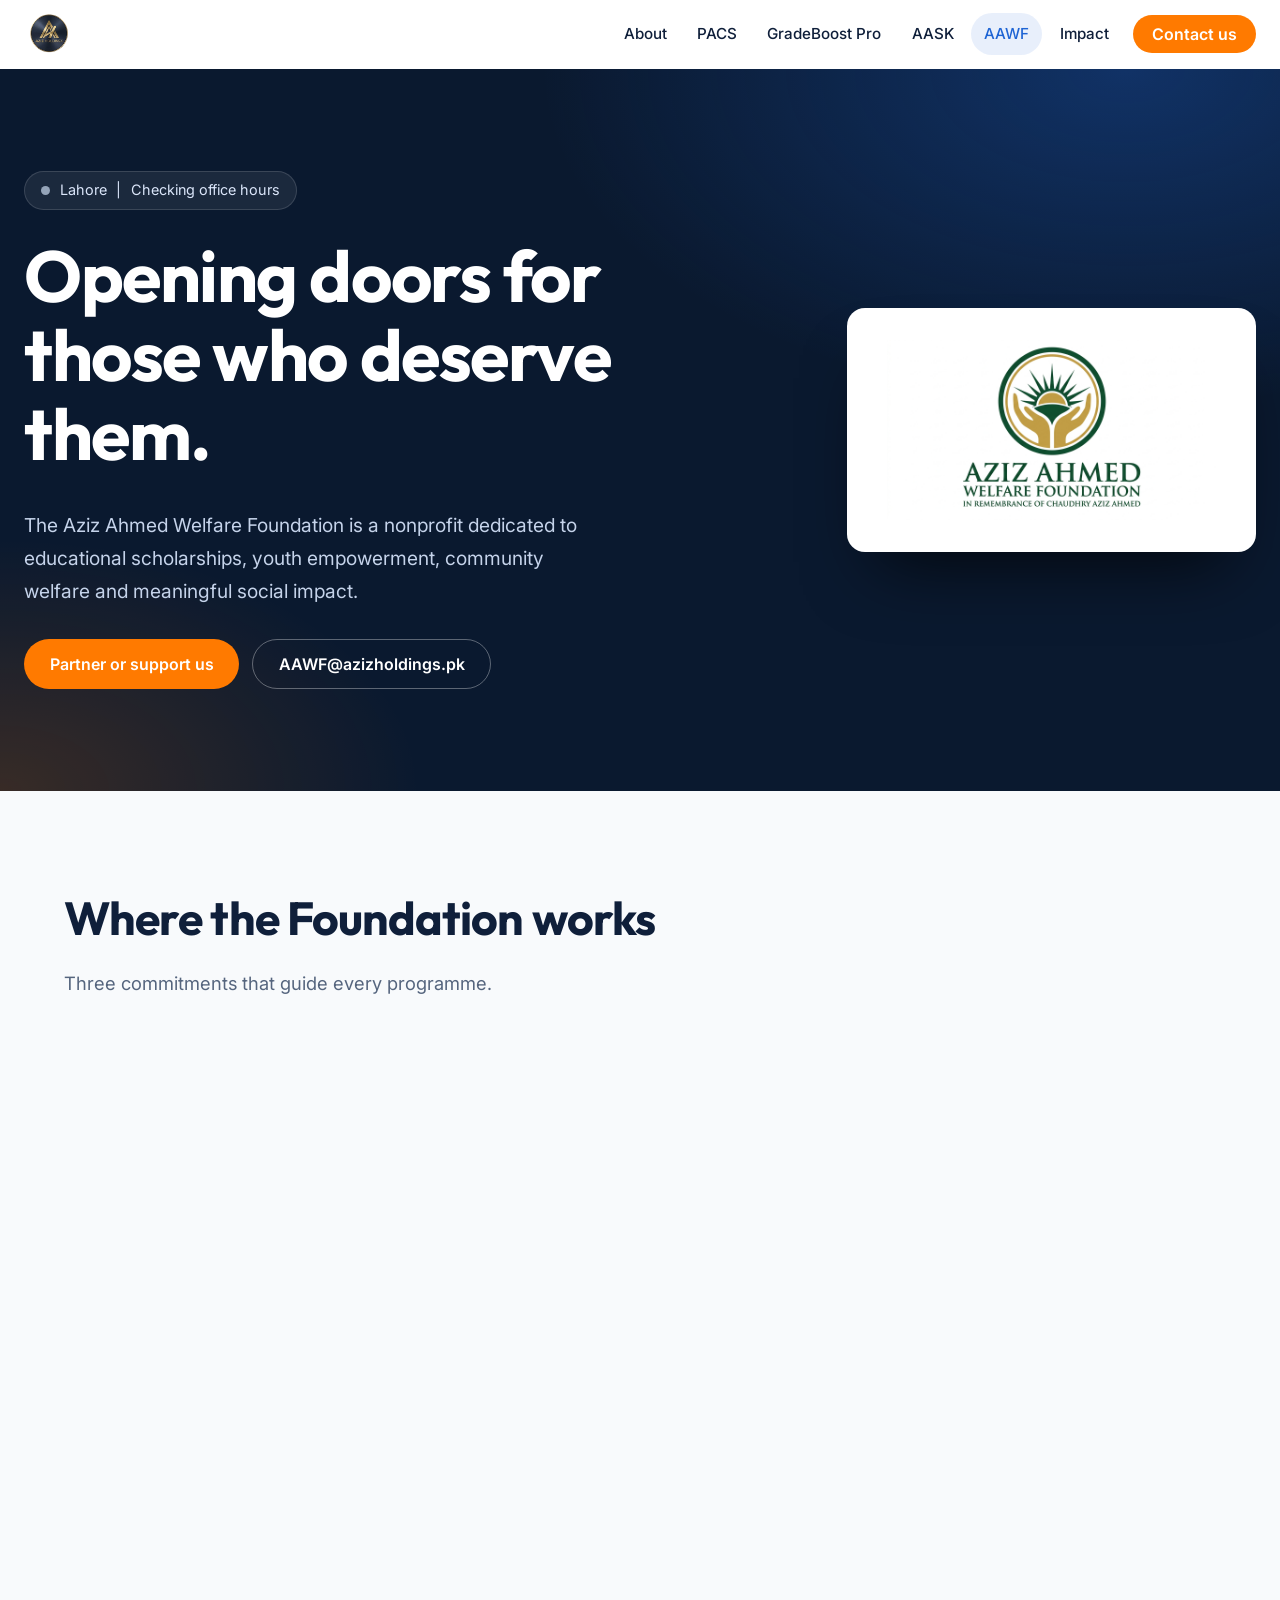
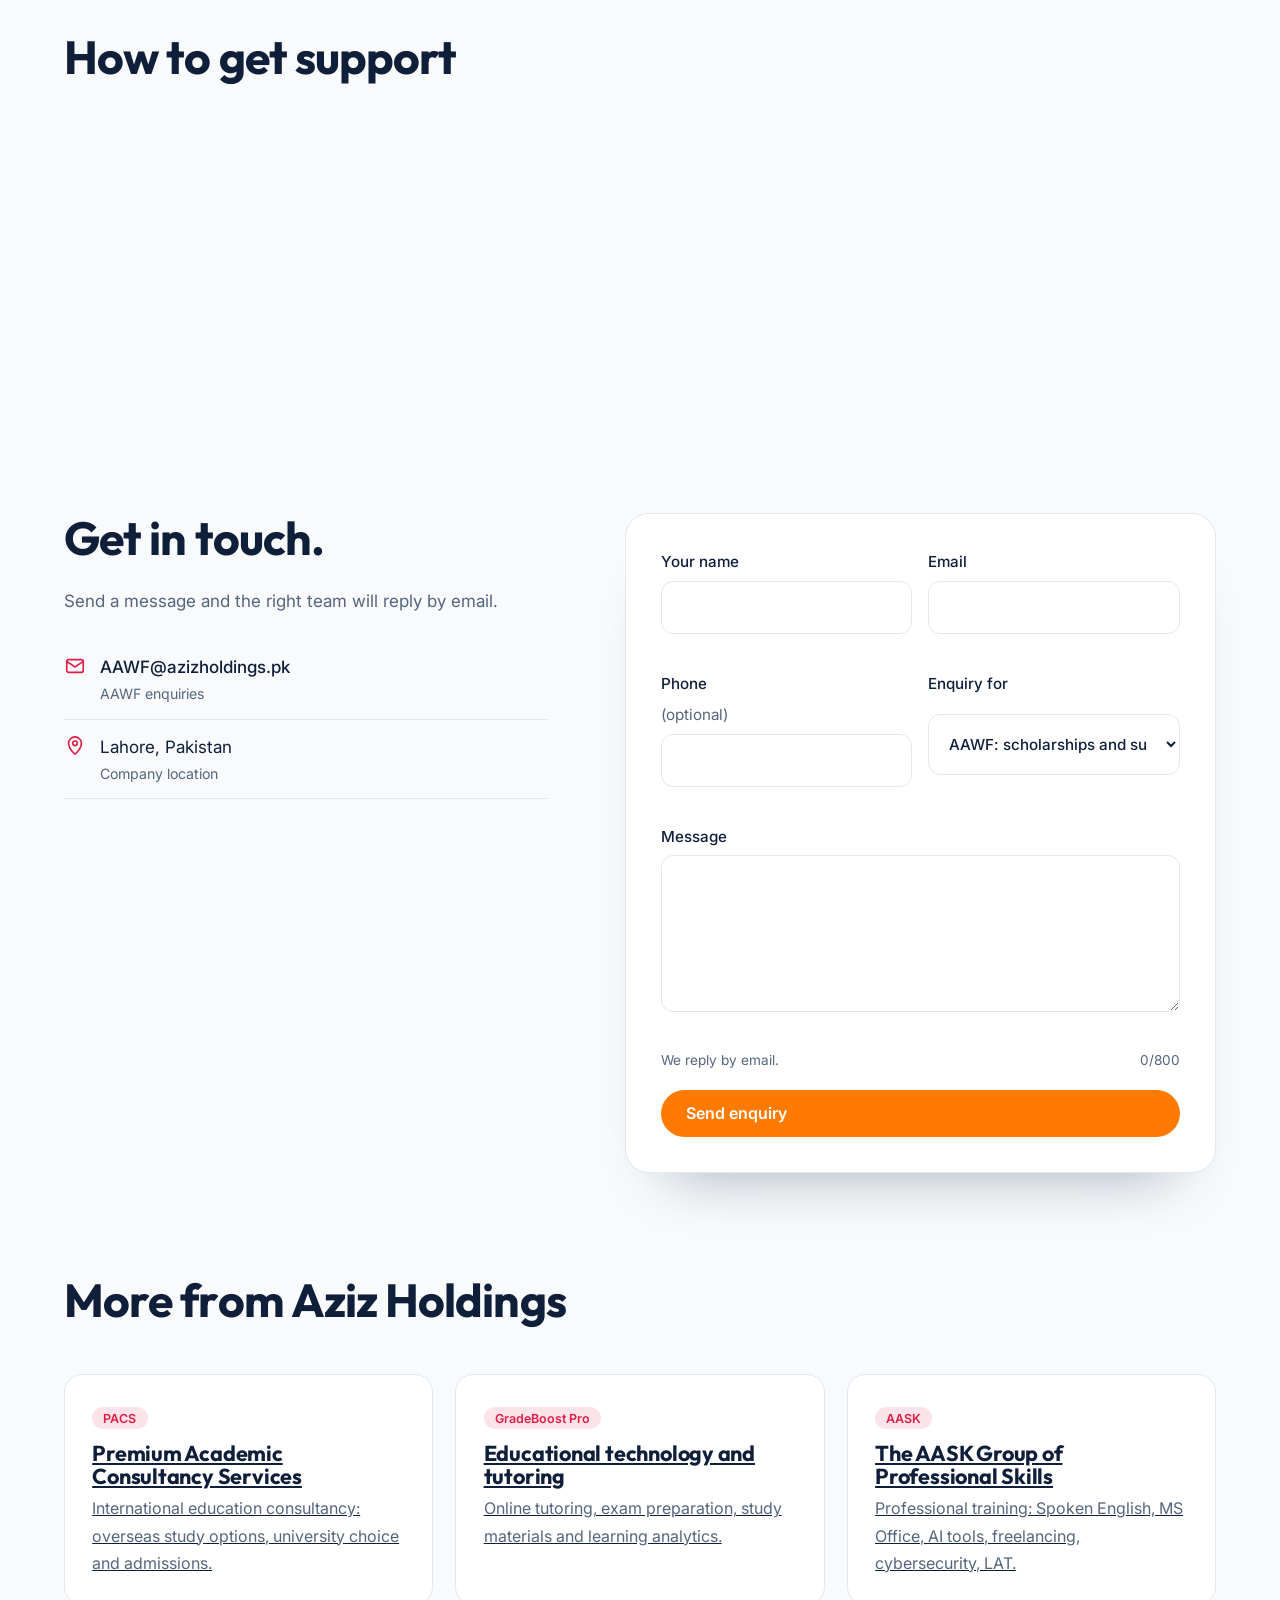
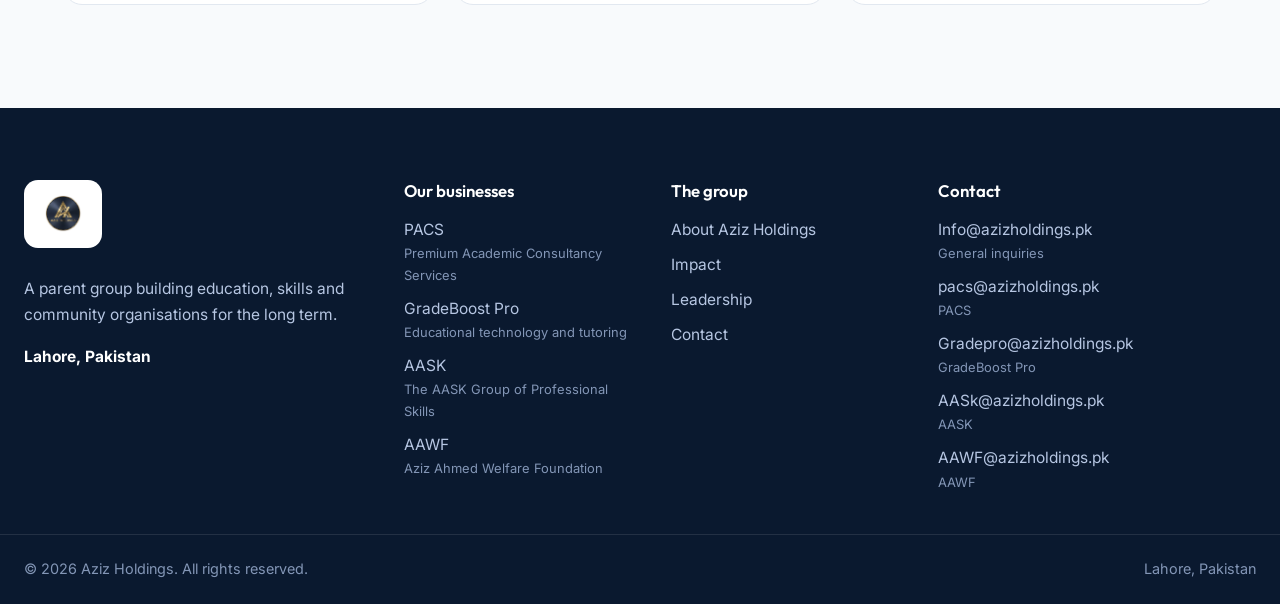
<file: aawf.html>
<!doctype html><html lang="en"><head><meta charset="utf-8"><meta name="viewport" content="width=device-width,initial-scale=1">
<title>AAWF | Aziz Ahmed Welfare Foundation</title><meta name="description" content="The Aziz Ahmed Welfare Foundation is a nonprofit supporting educational scholarships, youth empowerment and community welfare in Pakistan."><link rel="canonical" href="https://azizholdings.pk/aawf.html">
<meta property="og:type" content="website"><meta property="og:title" content="AAWF | Aziz Ahmed Welfare Foundation"><meta property="og:description" content="The Aziz Ahmed Welfare Foundation is a nonprofit supporting educational scholarships, youth empowerment and community welfare in Pakistan."><meta property="og:image" content="https://azizholdings.pk/Assets/Aziz%20Holding%20Logo.png"><meta name="theme-color" content="#0a192f">
<link rel="icon" href="Assets/Aziz%20Holding%20Logo.png"><link rel="preconnect" href="https://fonts.googleapis.com"><link rel="preconnect" href="https://fonts.gstatic.com" crossorigin>
<link href="https://fonts.googleapis.com/css2?family=Inter:wght@400;500;600&family=Outfit:wght@500;600;700&display=swap" rel="stylesheet"><link rel="stylesheet" href="styles.css">
<script type="application/ld+json">{"@context": "https://schema.org", "@type": "Organization", "name": "Aziz Holdings", "url": "https://azizholdings.pk/", "logo": "https://azizholdings.pk/Assets/Aziz%20Holding%20Logo.png", "email": "Info@azizholdings.pk", "address": {"@type": "PostalAddress", "addressLocality": "Lahore", "addressCountry": "PK"}, "founder": {"@type": "Person", "name": "Ali Irtaza"}, "subOrganization": [{"@type": "Organization", "name": "PACS"}, {"@type": "Organization", "name": "GradeBoost Pro"}, {"@type": "Organization", "name": "AASK"}, {"@type": "Organization", "name": "AAWF"}]}</script></head><body class="aawf"><a class="skip" href="#main">Skip to content</a><header class="top"><div class="top-in"><a class="brand" href="index.html" aria-label="Aziz Holdings home"><img src="Assets/Aziz%20Holding%20Logo.png" alt="Aziz Holdings" width="170" height="50"></a>
<button class="menu-btn" aria-expanded="false" aria-controls="nav">Menu</button><nav id="nav" aria-label="Main"><a href="index.html#about">About</a><a href="pacs.html">PACS</a><a href="gradeboost-pro.html">GradeBoost Pro</a><a href="aask.html">AASK</a><a href="aawf.html" aria-current="page">AAWF</a><a href="index.html#impact">Impact</a><a class="btn orange" href="#contact">Contact us</a></nav></div></header><main id="main"><section class="hero sub"><div class="hero-in"><div><div class="live" data-live><span class="dot"></span><span class="t">Lahore</span><span aria-hidden="true">|</span><span class="s">Checking office hours</span></div><h1>Opening doors for those who deserve them.</h1><p class="lead">The Aziz Ahmed Welfare Foundation is a nonprofit dedicated to educational scholarships, youth empowerment, community welfare and meaningful social impact.</p><div class="actions"><a class="btn orange" href="#contact">Partner or support us</a><a class="btn ghost" href="mailto:AAWF@azizholdings.pk">AAWF@azizholdings.pk</a></div></div><div class="logo-card"><img src="Assets/Aziz%20Ahmed%20Welfare%20Foundation.png" alt="AAWF logo"></div></div></section><section class="wrap"><div class="sec-head"><h2>Where the Foundation works</h2><p>Three commitments that guide every programme.</p></div><div class="grid"><div class="card reveal"><span class="ico"><svg viewBox="0 0 24 24" aria-hidden="true"><path d="M22 10 12 5 2 10l10 5 10-5Z"/><path d="M6 12v5c3 2 9 2 12 0v-5"/></svg></span><h3>Educational scholarships</h3><p>Helping capable students continue their education when cost stands in the way.</p></div><div class="card reveal"><span class="ico"><svg viewBox="0 0 24 24" aria-hidden="true"><path d="M6 12V8a2 2 0 0 1 4 0v-1a2 2 0 0 1 4 0v1a2 2 0 0 1 4 0v6a6 6 0 0 1-6 6h-1a6 6 0 0 1-5-3l-2-3a2 2 0 0 1 3-2Z"/></svg></span><h3>Youth empowerment</h3><p>Building the confidence, skills and opportunities young people need to lead.</p></div><div class="card reveal"><span class="ico"><svg viewBox="0 0 24 24" aria-hidden="true"><path d="M12 20s-8-4.9-8-11a4.5 4.5 0 0 1 8-2.8A4.5 4.5 0 0 1 20 9c0 6.1-8 11-8 11Z"/></svg></span><h3>Community welfare</h3><p>Supporting the people and neighbourhoods around us with practical help.</p></div><div class="card reveal"><span class="ico"><svg viewBox="0 0 24 24" aria-hidden="true"><path d="M7 11V6a1.5 1.5 0 0 1 3 0v4m0-1V4.5a1.5 1.5 0 0 1 3 0V10m0-3.5a1.5 1.5 0 0 1 3 0V13c0 4-2 7-6 7-3 0-4.5-2-6-5l-1.2-2.3a1.5 1.5 0 0 1 2.6-1.4L7 14"/></svg></span><h3>Partnerships and giving</h3><p>Working with individuals and organisations who want to create lasting impact.</p></div></div></section><section class="wrap" style="padding-top:0"><div class="sec-head"><h2>How to get support</h2></div><ol class="steps"><li class="reveal"><b>Apply</b><span>Students and families contact the Foundation.</span></li><li class="reveal"><b>Review</b><span>The team reviews each request.</span></li><li class="reveal"><b>Support</b><span>Eligible applicants receive help.</span></li></ol></section><section class="wrap contact" id="contact"><div><h2>Get in touch.</h2><p style="color:var(--muted)">Send a message and the right team will reply by email.</p><ul class="lines"><li><svg viewBox="0 0 24 24" aria-hidden="true"><rect x="3" y="5" width="18" height="14" rx="2"/><path d="m3 7 9 6 9-6"/></svg><div><a href="mailto:AAWF@azizholdings.pk">AAWF@azizholdings.pk</a><small>AAWF enquiries</small></div></li><li><svg viewBox="0 0 24 24" aria-hidden="true"><path d="M12 21s7-6.2 7-12a7 7 0 1 0-14 0c0 5.8 7 12 7 12Z"/><circle cx="12" cy="9" r="2.5"/></svg><div>Lahore, Pakistan<small>Company location</small></div></li></ul></div><div><form id="enquiry" novalidate aria-label="Enquiry form">
<div class="row"><label>Your name<input name="name" required autocomplete="name"><span class="err" aria-live="polite"></span></label><label>Email<input name="email" type="email" required autocomplete="email"><span class="err" aria-live="polite"></span></label></div>
<div class="row"><label>Phone <span class="opt">(optional)</span><input name="phone" type="tel" autocomplete="tel"><span class="err" aria-live="polite"></span></label><label>Enquiry for<select name="topic" id="topic"><option value="General">Aziz Holdings: general or partnership</option><option value="PACS">PACS: study abroad</option><option value="GradePro">GradeBoost Pro: tutoring</option><option value="AASK">AASK: courses and training</option><option value="AAWF" selected>AAWF: scholarships and support</option></select><span class="err"></span></label></div>
<label>Message<textarea id="message" name="message" rows="5" maxlength="800" required></textarea><span class="err" aria-live="polite"></span></label>
<div class="meta"><span>We reply by email.</span><span id="left">0/800</span></div><input class="hp" name="company" tabindex="-1" autocomplete="off" aria-hidden="true">
<button class="btn orange" type="submit">Send enquiry</button><p class="status" role="status" aria-live="polite"></p></form></div></section><section class="wrap" style="padding-top:0"><div class="sec-head"><h2>More from Aziz Holdings</h2></div><div class="grid"><a class="card" href="pacs.html"><span class="tag">PACS</span><h3>Premium Academic Consultancy Services</h3><p>International education consultancy: overseas study options, university choice and admissions.</p></a><a class="card" href="gradeboost-pro.html"><span class="tag">GradeBoost Pro</span><h3>Educational technology and tutoring</h3><p>Online tutoring, exam preparation, study materials and learning analytics.</p></a><a class="card" href="aask.html"><span class="tag">AASK</span><h3>The AASK Group of Professional Skills</h3><p>Professional training: Spoken English, MS Office, AI tools, freelancing, cybersecurity, LAT.</p></a></div></section></main><footer><div class="f-in"><div><a class="f-logo" href="index.html"><img src="Assets/Aziz%20Holding%20Logo.png" alt="Aziz Holdings" loading="lazy"></a><p>A parent group building education, skills and community organisations for the long term.</p><p><b style="color:#fff">Lahore, Pakistan</b></p></div>
<div><h4>Our businesses</h4><ul><li><a href="pacs.html">PACS</a><small>Premium Academic Consultancy Services</small></li><li><a href="gradeboost-pro.html">GradeBoost Pro</a><small>Educational technology and tutoring</small></li><li><a href="aask.html">AASK</a><small>The AASK Group of Professional Skills</small></li><li><a href="aawf.html">AAWF</a><small>Aziz Ahmed Welfare Foundation</small></li></ul></div><div><h4>The group</h4><ul><li><a href="index.html#about">About Aziz Holdings</a></li><li><a href="index.html#impact">Impact</a></li><li><a href="index.html#leadership">Leadership</a></li><li><a href="index.html#contact">Contact</a></li></ul></div>
<div><h4>Contact</h4><ul><li><a href="mailto:Info@azizholdings.pk">Info@azizholdings.pk</a><small>General inquiries</small></li><li><a href="mailto:pacs@azizholdings.pk">pacs@azizholdings.pk</a><small>PACS</small></li><li><a href="mailto:Gradepro@azizholdings.pk">Gradepro@azizholdings.pk</a><small>GradeBoost Pro</small></li><li><a href="mailto:AASk@azizholdings.pk">AASk@azizholdings.pk</a><small>AASK</small></li><li><a href="mailto:AAWF@azizholdings.pk">AAWF@azizholdings.pk</a><small>AAWF</small></li></ul></div></div><div class="f-bar"><span>&copy; <span id="yr">2026</span> Aziz Holdings. All rights reserved.</span><span>Lahore, Pakistan</span></div></footer>
<button class="to-top" aria-label="Back to top">&uarr;</button><script src="main.js" defer></script></body></html>
</file>
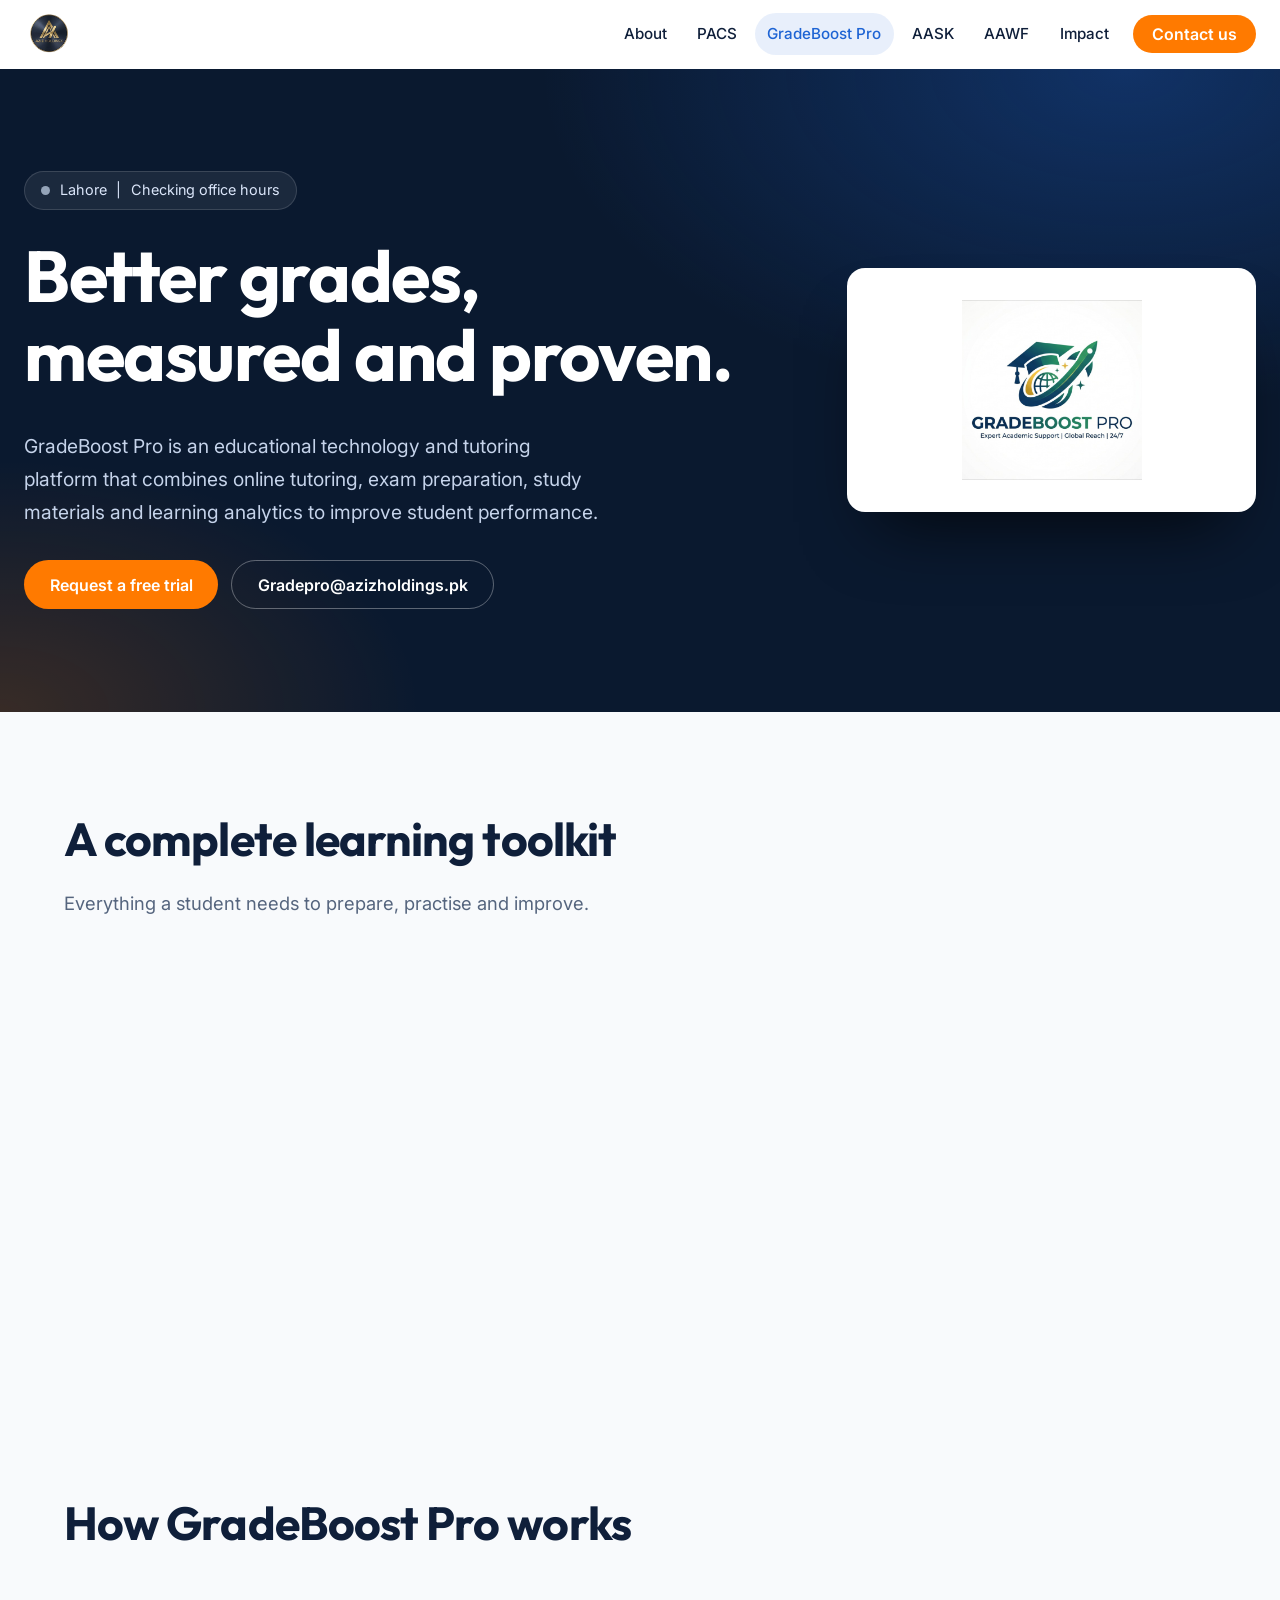
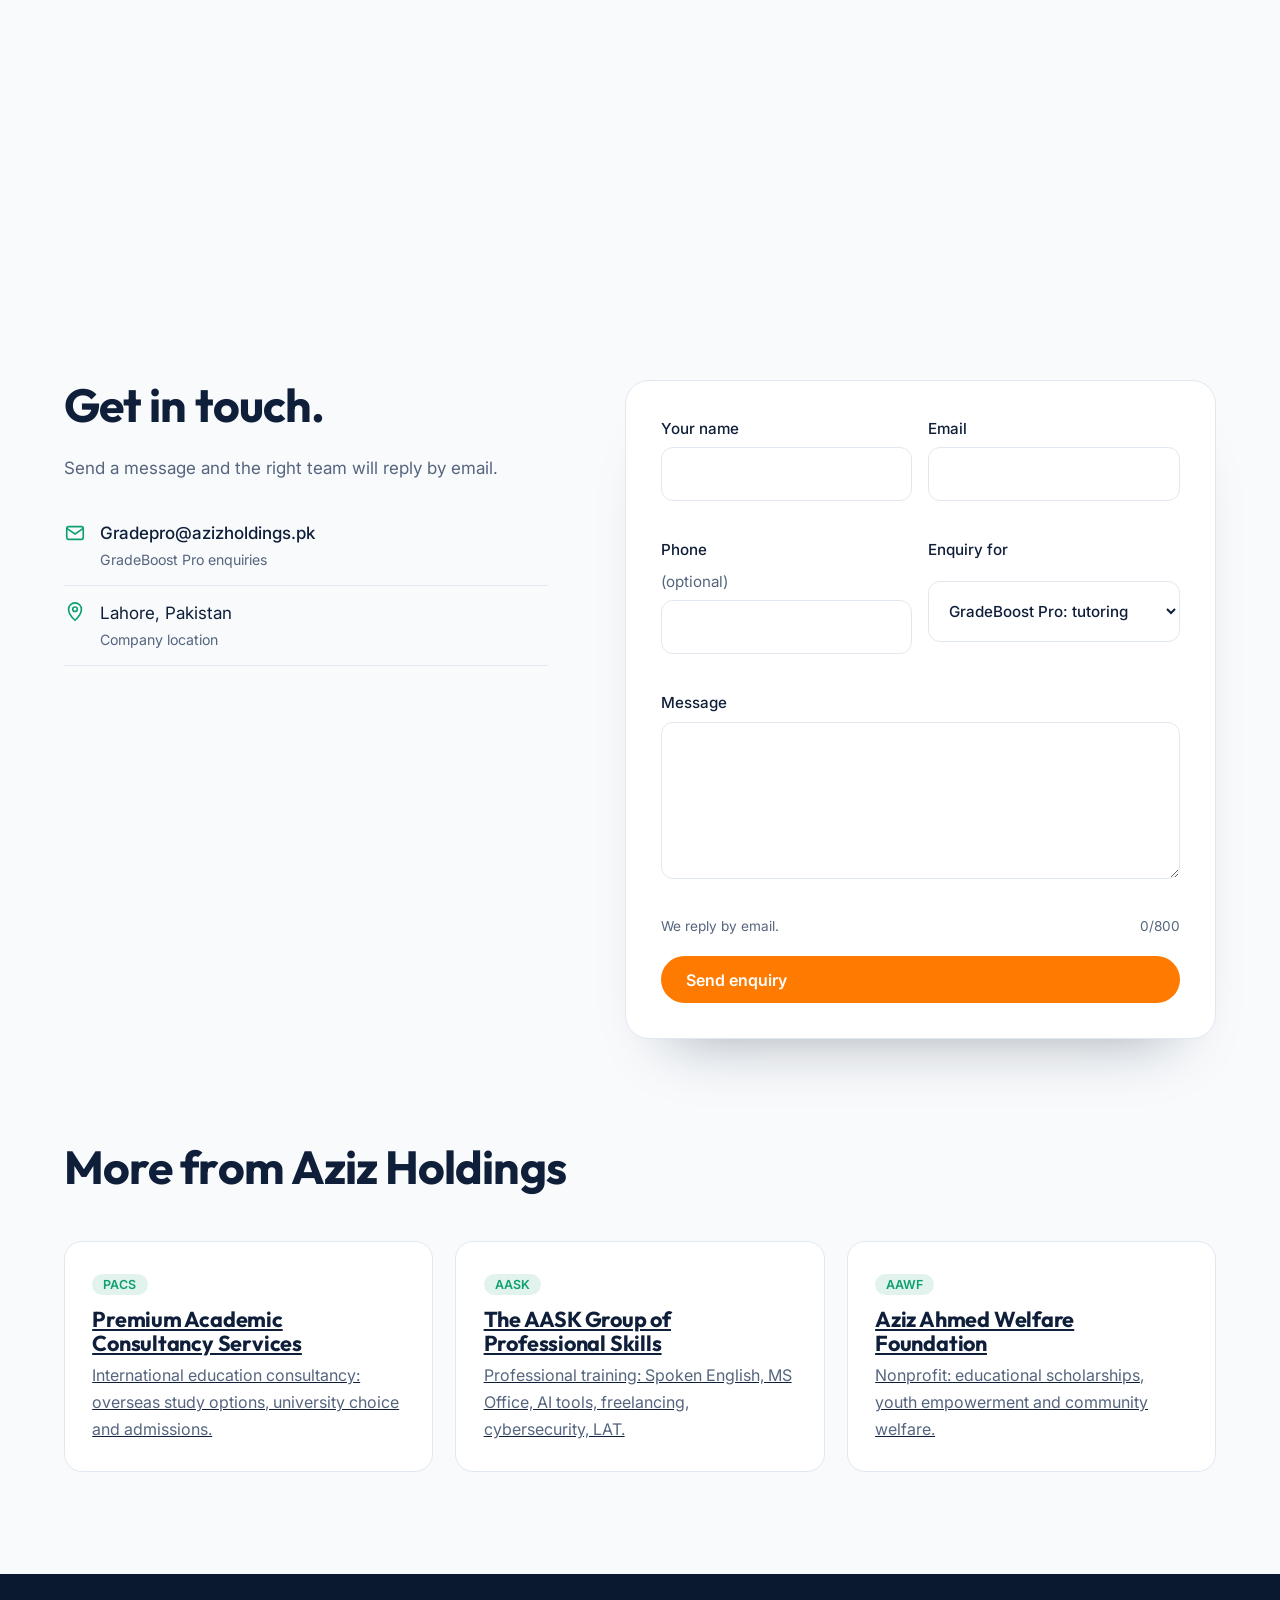
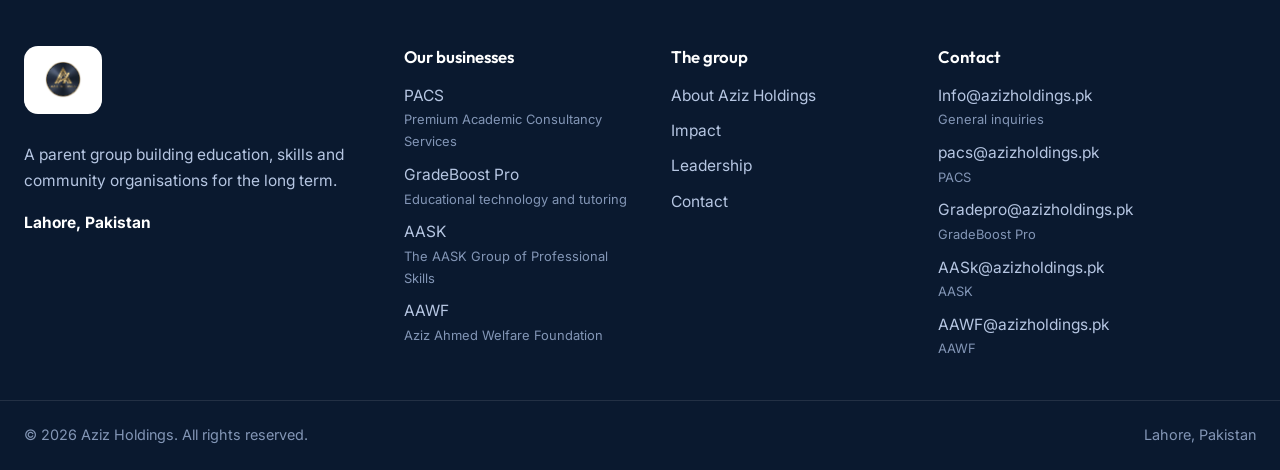
<file: gradeboost-pro.html>
<!doctype html><html lang="en"><head><meta charset="utf-8"><meta name="viewport" content="width=device-width,initial-scale=1">
<title>GradeBoost Pro | Online Tutoring and Exam Preparation</title><meta name="description" content="GradeBoost Pro offers online tutoring, exam preparation, study materials and learning analytics to improve student performance. Part of Aziz Holdings."><link rel="canonical" href="https://azizholdings.pk/gradeboost-pro.html">
<meta property="og:type" content="website"><meta property="og:title" content="GradeBoost Pro | Online Tutoring and Exam Preparation"><meta property="og:description" content="GradeBoost Pro offers online tutoring, exam preparation, study materials and learning analytics to improve student performance. Part of Aziz Holdings."><meta property="og:image" content="https://azizholdings.pk/Assets/Aziz%20Holding%20Logo.png"><meta name="theme-color" content="#0a192f">
<link rel="icon" href="Assets/Aziz%20Holding%20Logo.png"><link rel="preconnect" href="https://fonts.googleapis.com"><link rel="preconnect" href="https://fonts.gstatic.com" crossorigin>
<link href="https://fonts.googleapis.com/css2?family=Inter:wght@400;500;600&family=Outfit:wght@500;600;700&display=swap" rel="stylesheet"><link rel="stylesheet" href="styles.css">
<script type="application/ld+json">{"@context": "https://schema.org", "@type": "Organization", "name": "Aziz Holdings", "url": "https://azizholdings.pk/", "logo": "https://azizholdings.pk/Assets/Aziz%20Holding%20Logo.png", "email": "Info@azizholdings.pk", "address": {"@type": "PostalAddress", "addressLocality": "Lahore", "addressCountry": "PK"}, "founder": {"@type": "Person", "name": "Ali Irtaza"}, "subOrganization": [{"@type": "Organization", "name": "PACS"}, {"@type": "Organization", "name": "GradeBoost Pro"}, {"@type": "Organization", "name": "AASK"}, {"@type": "Organization", "name": "AAWF"}]}</script></head><body class="gradepro"><a class="skip" href="#main">Skip to content</a><header class="top"><div class="top-in"><a class="brand" href="index.html" aria-label="Aziz Holdings home"><img src="Assets/Aziz%20Holding%20Logo.png" alt="Aziz Holdings" width="170" height="50"></a>
<button class="menu-btn" aria-expanded="false" aria-controls="nav">Menu</button><nav id="nav" aria-label="Main"><a href="index.html#about">About</a><a href="pacs.html">PACS</a><a href="gradeboost-pro.html" aria-current="page">GradeBoost Pro</a><a href="aask.html">AASK</a><a href="aawf.html">AAWF</a><a href="index.html#impact">Impact</a><a class="btn orange" href="#contact">Contact us</a></nav></div></header><main id="main"><section class="hero sub"><div class="hero-in"><div><div class="live" data-live><span class="dot"></span><span class="t">Lahore</span><span aria-hidden="true">|</span><span class="s">Checking office hours</span></div><h1>Better grades, measured and proven.</h1><p class="lead">GradeBoost Pro is an educational technology and tutoring platform that combines online tutoring, exam preparation, study materials and learning analytics to improve student performance.</p><div class="actions"><a class="btn orange" href="#contact">Request a free trial</a><a class="btn ghost" href="mailto:Gradepro@azizholdings.pk">Gradepro@azizholdings.pk</a></div></div><div class="logo-card"><img src="Assets/GradeBoost%20Pro%20Logo.png" alt="GradeBoost Pro logo"></div></div></section><section class="wrap"><div class="sec-head"><h2>A complete learning toolkit</h2><p>Everything a student needs to prepare, practise and improve.</p></div><div class="grid"><div class="card reveal"><span class="ico"><svg viewBox="0 0 24 24" aria-hidden="true"><rect x="3" y="4" width="18" height="12" rx="2"/><path d="M8 20h8M12 16v4"/></svg></span><h3>Online tutoring</h3><p>Learn from home with live lessons from dedicated tutors.</p></div><div class="card reveal"><span class="ico"><svg viewBox="0 0 24 24" aria-hidden="true"><path d="M4 20h4L19 9a2.8 2.8 0 0 0-4-4L4 16Z"/></svg></span><h3>Exam preparation</h3><p>Structured revision and practice aimed at the exams that matter.</p></div><div class="card reveal"><span class="ico"><svg viewBox="0 0 24 24" aria-hidden="true"><path d="M4 5a2 2 0 0 1 2-2h13v16H6a2 2 0 0 0-2 2Z"/><path d="M4 19V5"/></svg></span><h3>Study materials</h3><p>Clear notes and practice resources that support every lesson.</p></div><div class="card reveal"><span class="ico"><svg viewBox="0 0 24 24" aria-hidden="true"><path d="M4 20V4M4 20h16M8 16v-5M12 16V8M16 16v-8"/></svg></span><h3>Learning analytics</h3><p>See how performance changes over time and where to focus next.</p></div><div class="card reveal"><span class="ico"><svg viewBox="0 0 24 24" aria-hidden="true"><circle cx="9" cy="8" r="3.5"/><path d="M2 20a7 7 0 0 1 14 0M16 4.5a3.5 3.5 0 0 1 0 7M18 14a7 7 0 0 1 4 6"/></svg></span><h3>Parent and student visibility</h3><p>Everyone involved can follow progress and understand what to do next.</p></div><div class="card reveal"><span class="ico"><svg viewBox="0 0 24 24" aria-hidden="true"><path d="m12 3 2.7 5.6 6.1.9-4.4 4.3 1 6.1L12 17l-5.4 2.9 1-6.1L3.2 9.5l6.1-.9Z"/></svg></span><h3>Focused improvement</h3><p>Targeted effort on weak topics so study time delivers results.</p></div></div></section><section class="wrap" style="padding-top:0"><div class="sec-head"><h2>How GradeBoost Pro works</h2></div><ol class="steps"><li class="reveal"><b>Assess</b><span>Find the student's current level.</span></li><li class="reveal"><b>Plan</b><span>Set goals and a study schedule.</span></li><li class="reveal"><b>Learn</b><span>Attend tutoring and use study materials.</span></li><li class="reveal"><b>Measure</b><span>Review analytics and adjust.</span></li></ol></section><section class="wrap contact" id="contact"><div><h2>Get in touch.</h2><p style="color:var(--muted)">Send a message and the right team will reply by email.</p><ul class="lines"><li><svg viewBox="0 0 24 24" aria-hidden="true"><rect x="3" y="5" width="18" height="14" rx="2"/><path d="m3 7 9 6 9-6"/></svg><div><a href="mailto:Gradepro@azizholdings.pk">Gradepro@azizholdings.pk</a><small>GradeBoost Pro enquiries</small></div></li><li><svg viewBox="0 0 24 24" aria-hidden="true"><path d="M12 21s7-6.2 7-12a7 7 0 1 0-14 0c0 5.8 7 12 7 12Z"/><circle cx="12" cy="9" r="2.5"/></svg><div>Lahore, Pakistan<small>Company location</small></div></li></ul></div><div><form id="enquiry" novalidate aria-label="Enquiry form">
<div class="row"><label>Your name<input name="name" required autocomplete="name"><span class="err" aria-live="polite"></span></label><label>Email<input name="email" type="email" required autocomplete="email"><span class="err" aria-live="polite"></span></label></div>
<div class="row"><label>Phone <span class="opt">(optional)</span><input name="phone" type="tel" autocomplete="tel"><span class="err" aria-live="polite"></span></label><label>Enquiry for<select name="topic" id="topic"><option value="General">Aziz Holdings: general or partnership</option><option value="PACS">PACS: study abroad</option><option value="GradePro" selected>GradeBoost Pro: tutoring</option><option value="AASK">AASK: courses and training</option><option value="AAWF">AAWF: scholarships and support</option></select><span class="err"></span></label></div>
<label>Message<textarea id="message" name="message" rows="5" maxlength="800" required></textarea><span class="err" aria-live="polite"></span></label>
<div class="meta"><span>We reply by email.</span><span id="left">0/800</span></div><input class="hp" name="company" tabindex="-1" autocomplete="off" aria-hidden="true">
<button class="btn orange" type="submit">Send enquiry</button><p class="status" role="status" aria-live="polite"></p></form></div></section><section class="wrap" style="padding-top:0"><div class="sec-head"><h2>More from Aziz Holdings</h2></div><div class="grid"><a class="card" href="pacs.html"><span class="tag">PACS</span><h3>Premium Academic Consultancy Services</h3><p>International education consultancy: overseas study options, university choice and admissions.</p></a><a class="card" href="aask.html"><span class="tag">AASK</span><h3>The AASK Group of Professional Skills</h3><p>Professional training: Spoken English, MS Office, AI tools, freelancing, cybersecurity, LAT.</p></a><a class="card" href="aawf.html"><span class="tag">AAWF</span><h3>Aziz Ahmed Welfare Foundation</h3><p>Nonprofit: educational scholarships, youth empowerment and community welfare.</p></a></div></section></main><footer><div class="f-in"><div><a class="f-logo" href="index.html"><img src="Assets/Aziz%20Holding%20Logo.png" alt="Aziz Holdings" loading="lazy"></a><p>A parent group building education, skills and community organisations for the long term.</p><p><b style="color:#fff">Lahore, Pakistan</b></p></div>
<div><h4>Our businesses</h4><ul><li><a href="pacs.html">PACS</a><small>Premium Academic Consultancy Services</small></li><li><a href="gradeboost-pro.html">GradeBoost Pro</a><small>Educational technology and tutoring</small></li><li><a href="aask.html">AASK</a><small>The AASK Group of Professional Skills</small></li><li><a href="aawf.html">AAWF</a><small>Aziz Ahmed Welfare Foundation</small></li></ul></div><div><h4>The group</h4><ul><li><a href="index.html#about">About Aziz Holdings</a></li><li><a href="index.html#impact">Impact</a></li><li><a href="index.html#leadership">Leadership</a></li><li><a href="index.html#contact">Contact</a></li></ul></div>
<div><h4>Contact</h4><ul><li><a href="mailto:Info@azizholdings.pk">Info@azizholdings.pk</a><small>General inquiries</small></li><li><a href="mailto:pacs@azizholdings.pk">pacs@azizholdings.pk</a><small>PACS</small></li><li><a href="mailto:Gradepro@azizholdings.pk">Gradepro@azizholdings.pk</a><small>GradeBoost Pro</small></li><li><a href="mailto:AASk@azizholdings.pk">AASk@azizholdings.pk</a><small>AASK</small></li><li><a href="mailto:AAWF@azizholdings.pk">AAWF@azizholdings.pk</a><small>AAWF</small></li></ul></div></div><div class="f-bar"><span>&copy; <span id="yr">2026</span> Aziz Holdings. All rights reserved.</span><span>Lahore, Pakistan</span></div></footer>
<button class="to-top" aria-label="Back to top">&uarr;</button><script src="main.js" defer></script></body></html>
</file>
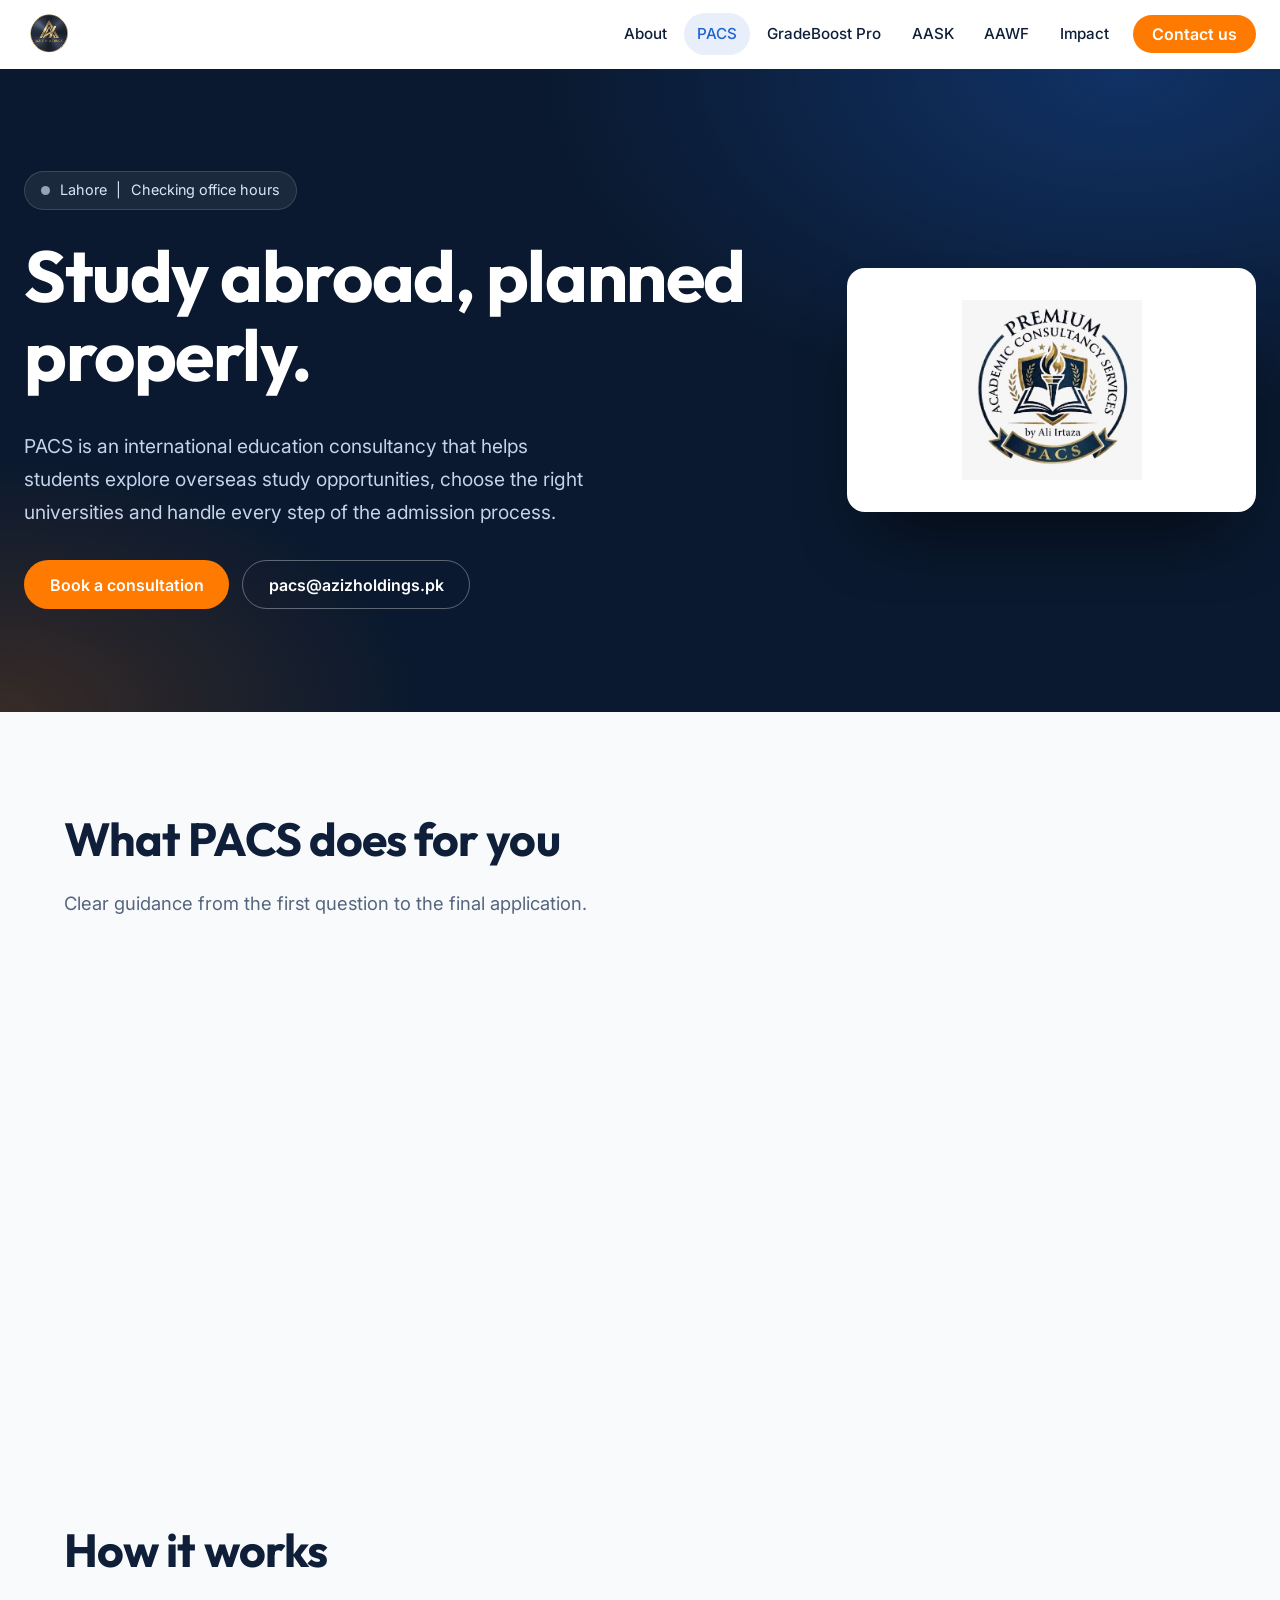
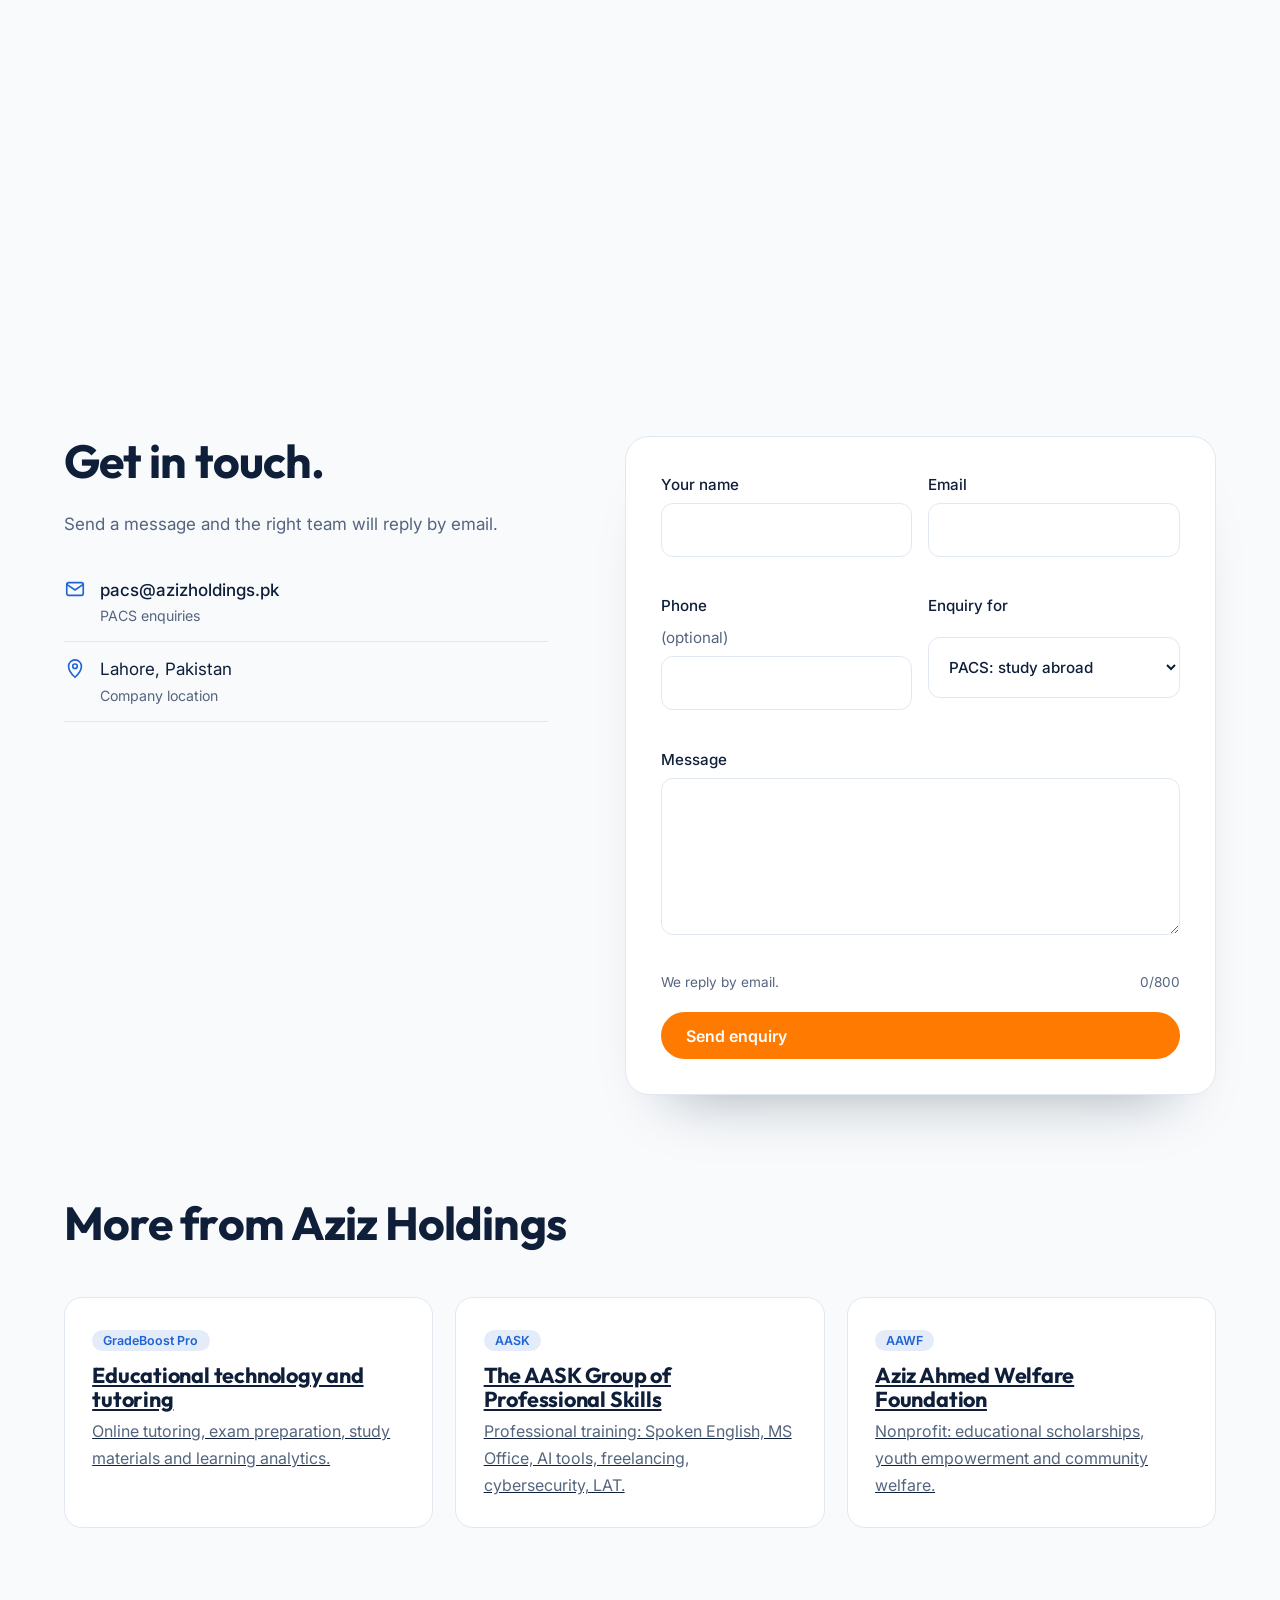
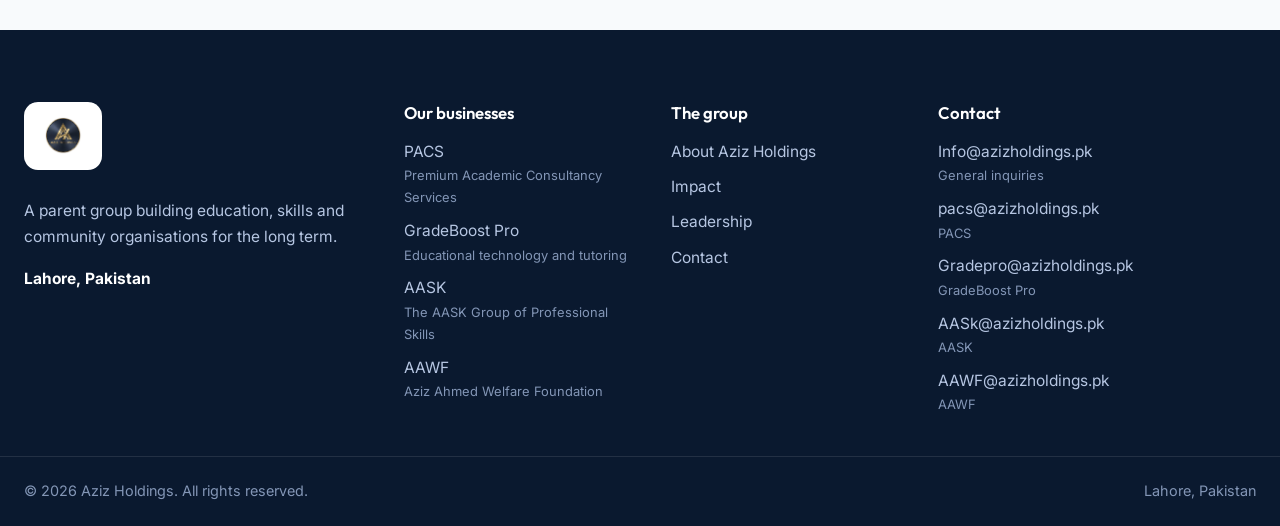
<file: pacs.html>
<!doctype html><html lang="en"><head><meta charset="utf-8"><meta name="viewport" content="width=device-width,initial-scale=1">
<title>PACS | International Education Consultancy</title><meta name="description" content="PACS helps students explore overseas study options, choose universities, plan their academic journey and navigate admissions. Part of Aziz Holdings, Lahore."><link rel="canonical" href="https://azizholdings.pk/pacs.html">
<meta property="og:type" content="website"><meta property="og:title" content="PACS | International Education Consultancy"><meta property="og:description" content="PACS helps students explore overseas study options, choose universities, plan their academic journey and navigate admissions. Part of Aziz Holdings, Lahore."><meta property="og:image" content="https://azizholdings.pk/Assets/Aziz%20Holding%20Logo.png"><meta name="theme-color" content="#0a192f">
<link rel="icon" href="Assets/Aziz%20Holding%20Logo.png"><link rel="preconnect" href="https://fonts.googleapis.com"><link rel="preconnect" href="https://fonts.gstatic.com" crossorigin>
<link href="https://fonts.googleapis.com/css2?family=Inter:wght@400;500;600&family=Outfit:wght@500;600;700&display=swap" rel="stylesheet"><link rel="stylesheet" href="styles.css">
<script type="application/ld+json">{"@context": "https://schema.org", "@type": "Organization", "name": "Aziz Holdings", "url": "https://azizholdings.pk/", "logo": "https://azizholdings.pk/Assets/Aziz%20Holding%20Logo.png", "email": "Info@azizholdings.pk", "address": {"@type": "PostalAddress", "addressLocality": "Lahore", "addressCountry": "PK"}, "founder": {"@type": "Person", "name": "Ali Irtaza"}, "subOrganization": [{"@type": "Organization", "name": "PACS"}, {"@type": "Organization", "name": "GradeBoost Pro"}, {"@type": "Organization", "name": "AASK"}, {"@type": "Organization", "name": "AAWF"}]}</script></head><body class="pacs"><a class="skip" href="#main">Skip to content</a><header class="top"><div class="top-in"><a class="brand" href="index.html" aria-label="Aziz Holdings home"><img src="Assets/Aziz%20Holding%20Logo.png" alt="Aziz Holdings" width="170" height="50"></a>
<button class="menu-btn" aria-expanded="false" aria-controls="nav">Menu</button><nav id="nav" aria-label="Main"><a href="index.html#about">About</a><a href="pacs.html" aria-current="page">PACS</a><a href="gradeboost-pro.html">GradeBoost Pro</a><a href="aask.html">AASK</a><a href="aawf.html">AAWF</a><a href="index.html#impact">Impact</a><a class="btn orange" href="#contact">Contact us</a></nav></div></header><main id="main"><section class="hero sub"><div class="hero-in"><div><div class="live" data-live><span class="dot"></span><span class="t">Lahore</span><span aria-hidden="true">|</span><span class="s">Checking office hours</span></div><h1>Study abroad, planned properly.</h1><p class="lead">PACS is an international education consultancy that helps students explore overseas study opportunities, choose the right universities and handle every step of the admission process.</p><div class="actions"><a class="btn orange" href="#contact">Book a consultation</a><a class="btn ghost" href="mailto:pacs@azizholdings.pk">pacs@azizholdings.pk</a></div></div><div class="logo-card"><img src="Assets/PACS%20Logo.png" alt="PACS logo"></div></div></section><section class="wrap"><div class="sec-head"><h2>What PACS does for you</h2><p>Clear guidance from the first question to the final application.</p></div><div class="grid"><div class="card reveal"><span class="ico"><svg viewBox="0 0 24 24" aria-hidden="true"><circle cx="12" cy="12" r="9"/><path d="M3 12h18M12 3c3 3.5 3 14.5 0 18M12 3c-3 3.5-3 14.5 0 18"/></svg></span><h3>Overseas study options</h3><p>Compare countries, cities and study routes against your goals and budget.</p></div><div class="card reveal"><span class="ico"><svg viewBox="0 0 24 24" aria-hidden="true"><path d="M22 10 12 5 2 10l10 5 10-5Z"/><path d="M6 12v5c3 2 9 2 12 0v-5"/></svg></span><h3>University and course choice</h3><p>Build a shortlist of universities and programmes that match your profile.</p></div><div class="card reveal"><span class="ico"><svg viewBox="0 0 24 24" aria-hidden="true"><path d="M14 3H7a2 2 0 0 0-2 2v14a2 2 0 0 0 2 2h10a2 2 0 0 0 2-2V8Z"/><path d="M14 3v5h5M9 13h6M9 17h6"/></svg></span><h3>Admission process support</h3><p>Understand requirements, deadlines and documents, and submit complete applications.</p></div><div class="card reveal"><span class="ico"><svg viewBox="0 0 24 24" aria-hidden="true"><path d="M4 20h4L19 9a2.8 2.8 0 0 0-4-4L4 16Z"/></svg></span><h3>Statements and documents</h3><p>Guidance on the written parts of your application so they present you well.</p></div><div class="card reveal"><span class="ico"><svg viewBox="0 0 24 24" aria-hidden="true"><path d="M21 12a8 8 0 0 1-11.6 7.1L4 20l1-4.6A8 8 0 1 1 21 12Z"/></svg></span><h3>Counselling sessions</h3><p>Speak with a consultant who answers your questions in plain language.</p></div><div class="card reveal"><span class="ico"><svg viewBox="0 0 24 24" aria-hidden="true"><path d="M12 21s7-6.2 7-12a7 7 0 1 0-14 0c0 5.8 7 12 7 12Z"/><circle cx="12" cy="9" r="2.5"/></svg></span><h3>Academic journey planning</h3><p>Plan your studies step by step, from choosing a field to arriving on campus.</p></div></div></section><section class="wrap" style="padding-top:0"><div class="sec-head"><h2>How it works</h2></div><ol class="steps"><li class="reveal"><b>Consultation</b><span>Tell us your goals, results and budget.</span></li><li class="reveal"><b>Shortlist</b><span>Agree on countries, universities and courses.</span></li><li class="reveal"><b>Apply</b><span>Prepare documents and submit applications.</span></li><li class="reveal"><b>Follow up</b><span>Track each application until decisions arrive.</span></li><li class="reveal"><b>Plan your move</b><span>Prepare for the next stage of your journey.</span></li></ol></section><section class="wrap contact" id="contact"><div><h2>Get in touch.</h2><p style="color:var(--muted)">Send a message and the right team will reply by email.</p><ul class="lines"><li><svg viewBox="0 0 24 24" aria-hidden="true"><rect x="3" y="5" width="18" height="14" rx="2"/><path d="m3 7 9 6 9-6"/></svg><div><a href="mailto:pacs@azizholdings.pk">pacs@azizholdings.pk</a><small>PACS enquiries</small></div></li><li><svg viewBox="0 0 24 24" aria-hidden="true"><path d="M12 21s7-6.2 7-12a7 7 0 1 0-14 0c0 5.8 7 12 7 12Z"/><circle cx="12" cy="9" r="2.5"/></svg><div>Lahore, Pakistan<small>Company location</small></div></li></ul></div><div><form id="enquiry" novalidate aria-label="Enquiry form">
<div class="row"><label>Your name<input name="name" required autocomplete="name"><span class="err" aria-live="polite"></span></label><label>Email<input name="email" type="email" required autocomplete="email"><span class="err" aria-live="polite"></span></label></div>
<div class="row"><label>Phone <span class="opt">(optional)</span><input name="phone" type="tel" autocomplete="tel"><span class="err" aria-live="polite"></span></label><label>Enquiry for<select name="topic" id="topic"><option value="General">Aziz Holdings: general or partnership</option><option value="PACS" selected>PACS: study abroad</option><option value="GradePro">GradeBoost Pro: tutoring</option><option value="AASK">AASK: courses and training</option><option value="AAWF">AAWF: scholarships and support</option></select><span class="err"></span></label></div>
<label>Message<textarea id="message" name="message" rows="5" maxlength="800" required></textarea><span class="err" aria-live="polite"></span></label>
<div class="meta"><span>We reply by email.</span><span id="left">0/800</span></div><input class="hp" name="company" tabindex="-1" autocomplete="off" aria-hidden="true">
<button class="btn orange" type="submit">Send enquiry</button><p class="status" role="status" aria-live="polite"></p></form></div></section><section class="wrap" style="padding-top:0"><div class="sec-head"><h2>More from Aziz Holdings</h2></div><div class="grid"><a class="card" href="gradeboost-pro.html"><span class="tag">GradeBoost Pro</span><h3>Educational technology and tutoring</h3><p>Online tutoring, exam preparation, study materials and learning analytics.</p></a><a class="card" href="aask.html"><span class="tag">AASK</span><h3>The AASK Group of Professional Skills</h3><p>Professional training: Spoken English, MS Office, AI tools, freelancing, cybersecurity, LAT.</p></a><a class="card" href="aawf.html"><span class="tag">AAWF</span><h3>Aziz Ahmed Welfare Foundation</h3><p>Nonprofit: educational scholarships, youth empowerment and community welfare.</p></a></div></section></main><footer><div class="f-in"><div><a class="f-logo" href="index.html"><img src="Assets/Aziz%20Holding%20Logo.png" alt="Aziz Holdings" loading="lazy"></a><p>A parent group building education, skills and community organisations for the long term.</p><p><b style="color:#fff">Lahore, Pakistan</b></p></div>
<div><h4>Our businesses</h4><ul><li><a href="pacs.html">PACS</a><small>Premium Academic Consultancy Services</small></li><li><a href="gradeboost-pro.html">GradeBoost Pro</a><small>Educational technology and tutoring</small></li><li><a href="aask.html">AASK</a><small>The AASK Group of Professional Skills</small></li><li><a href="aawf.html">AAWF</a><small>Aziz Ahmed Welfare Foundation</small></li></ul></div><div><h4>The group</h4><ul><li><a href="index.html#about">About Aziz Holdings</a></li><li><a href="index.html#impact">Impact</a></li><li><a href="index.html#leadership">Leadership</a></li><li><a href="index.html#contact">Contact</a></li></ul></div>
<div><h4>Contact</h4><ul><li><a href="mailto:Info@azizholdings.pk">Info@azizholdings.pk</a><small>General inquiries</small></li><li><a href="mailto:pacs@azizholdings.pk">pacs@azizholdings.pk</a><small>PACS</small></li><li><a href="mailto:Gradepro@azizholdings.pk">Gradepro@azizholdings.pk</a><small>GradeBoost Pro</small></li><li><a href="mailto:AASk@azizholdings.pk">AASk@azizholdings.pk</a><small>AASK</small></li><li><a href="mailto:AAWF@azizholdings.pk">AAWF@azizholdings.pk</a><small>AAWF</small></li></ul></div></div><div class="f-bar"><span>&copy; <span id="yr">2026</span> Aziz Holdings. All rights reserved.</span><span>Lahore, Pakistan</span></div></footer>
<button class="to-top" aria-label="Back to top">&uarr;</button><script src="main.js" defer></script></body></html>
</file>
<file: styles.css>
:root{--navy:#0a192f;--deep:#003366;--blue:#1e64d4;--sky:#3b82f6;--orange:#ff7a00;--gold:#ffb800;--bg:#f8fafc;--ink:#0f1f3a;--muted:#55657e;--line:#e2e8f0;--accent:var(--blue);--r:18px;
--head:"Outfit",system-ui,sans-serif;--body:"Inter",system-ui,-apple-system,"Segoe UI",sans-serif}
body.pacs{--accent:#1e64d4}body.gradepro{--accent:#0e9f6e}body.aask{--accent:#ff7a00}body.aawf{--accent:#e11d48}
*{box-sizing:border-box}html{scroll-behavior:smooth;scroll-padding-top:88px}
body{margin:0;font:400 1.0625rem/1.7 var(--body);color:var(--ink);background:var(--bg);-webkit-font-smoothing:antialiased}
img{max-width:100%;height:auto;display:block}a{color:inherit}
h1,h2,h3{font-family:var(--head);font-weight:700;line-height:1.1;letter-spacing:-.02em;margin:0 0 .5em}
h1{font-size:clamp(2.6rem,6vw,4.5rem)}h2{font-size:clamp(2rem,4vw,2.9rem)}h3{font-size:1.35rem;letter-spacing:-.01em}
p{margin:0 0 1em}:focus-visible{outline:3px solid var(--orange);outline-offset:3px;border-radius:6px}
.skip{position:absolute;left:-999px;top:8px;background:#fff;padding:.6rem 1rem;z-index:99}.skip:focus{left:8px}
.wrap{max-width:1200px;margin:0 auto;padding:clamp(4rem,8vw,7rem) 1.5rem}.sec-head{max-width:46rem;margin-bottom:3rem}.sec-head p{color:var(--muted);font-size:1.15rem}
/* header */
.top{position:sticky;top:0;z-index:60;background:rgba(255,255,255,.92);backdrop-filter:saturate(1.4) blur(14px);border-bottom:1px solid transparent;transition:border-color .2s,box-shadow .2s}
.top.scrolled{border-color:var(--line);box-shadow:0 8px 30px -18px #0a192f55}
.top-in{max-width:1320px;margin:0 auto;display:flex;align-items:center;justify-content:space-between;gap:1rem;padding:.55rem 1.5rem}
.brand img{height:50px;width:auto}
nav{display:flex;align-items:center;gap:.3rem}nav a{text-decoration:none;font-weight:500;font-size:.95rem;padding:.5rem .8rem;border-radius:99px;color:var(--ink);transition:background .2s,color .2s}
nav a:hover{background:#1e64d414;color:var(--blue)}nav a[aria-current]{color:var(--blue);background:#1e64d41a}
.menu-btn{display:none;font:600 .95rem var(--body);background:var(--navy);color:#fff;border:0;border-radius:99px;padding:.55rem 1.1rem;cursor:pointer}
.btn{display:inline-flex;align-items:center;gap:.5rem;padding:.85rem 1.6rem;border-radius:99px;background:var(--navy);color:#fff;text-decoration:none;font:600 1rem var(--body);border:0;cursor:pointer;transition:transform .2s,box-shadow .2s,background .2s}
.btn:hover{transform:translateY(-2px);box-shadow:0 14px 28px -12px #0a192f88}
.btn.orange{background:var(--orange)}.btn.orange:hover{background:#ff8d26;box-shadow:0 14px 28px -12px #ff7a00aa}
.btn.accent{background:var(--accent)}.btn.ghost{background:transparent;border:1.5px solid #ffffff55;color:#fff}.btn.ghost:hover{background:#ffffff14;box-shadow:none}
nav .btn{padding:.55rem 1.2rem;margin-left:.4rem;color:#fff}nav a.btn:hover{background:var(--orange);color:#fff}
/* hero */
.hero{position:relative;overflow:hidden;color:#fff;background:radial-gradient(900px 520px at 88% 0,#1e64d455,transparent 65%),radial-gradient(700px 420px at 0 100%,#ff7a0030,transparent 60%),var(--navy)}
.hero-in{max-width:1320px;margin:0 auto;display:grid;grid-template-columns:1.1fr .9fr;gap:clamp(2rem,5vw,5rem);align-items:center;padding:clamp(3.5rem,8vw,7rem) 1.5rem;min-height:calc(100svh - 76px)}
.hero.sub .hero-in{min-height:0;grid-template-columns:1.3fr .7fr}
.hero h1 span{background:linear-gradient(120deg,#7fb0ff,var(--gold));-webkit-background-clip:text;background-clip:text;color:transparent}
.hero p.lead{font-size:1.2rem;color:#c5d3ea;max-width:36rem}.actions{display:flex;flex-wrap:wrap;gap:.8rem;margin-top:2rem}
.live{display:inline-flex;align-items:center;gap:.6rem;background:#ffffff12;border:1px solid #ffffff22;border-radius:99px;padding:.4rem 1rem;font-size:.9rem;color:#dbe6fa;margin-bottom:1.6rem}
.dot{width:9px;height:9px;border-radius:50%;background:#94a3b8}.live.open .dot{background:#22c55e;box-shadow:0 0 0 0 #22c55e99;animation:ping 2s infinite}
@keyframes ping{70%{box-shadow:0 0 0 9px #22c55e00}100%{box-shadow:0 0 0 0 #22c55e00}}
.tiles{list-style:none;margin:0;padding:0;display:grid;grid-template-columns:1fr 1fr;gap:1rem}
.tiles li{opacity:0;transform:translateY(28px);animation:rise .9s cubic-bezier(.2,.7,.2,1) forwards}
.tiles li:nth-child(1){animation-delay:.15s}.tiles li:nth-child(2){animation-delay:.3s;margin-top:2.2rem}.tiles li:nth-child(3){animation-delay:.45s}.tiles li:nth-child(4){animation-delay:.6s;margin-top:2.2rem}
@keyframes rise{to{opacity:1;transform:none}}
.tiles a{display:block;background:#fff;color:var(--ink);text-decoration:none;border-radius:var(--r);padding:1.1rem;transition:transform .3s,box-shadow .3s}
.tiles a:hover{transform:translateY(-6px);box-shadow:0 26px 50px -20px #000a}
.tiles .logo{height:112px;display:grid;place-items:center}.tiles img{max-height:100%;width:auto;object-fit:contain}
.tiles b{display:block;text-align:center;font:500 .88rem var(--body);color:var(--muted);margin-top:.5rem}
.logo-card{background:#fff;border-radius:var(--r);padding:2rem;display:grid;place-items:center;min-height:230px;box-shadow:0 40px 70px -30px #000b}.logo-card img{max-height:180px;width:auto;object-fit:contain}
/* about */
.about{display:grid;grid-template-columns:1fr 1fr;gap:clamp(2rem,6vw,5rem);align-items:start}
.about p{color:var(--muted);font-size:1.15rem}.vmv{display:grid;gap:1rem}
.vmv article{background:#fff;border:1px solid var(--line);border-left:4px solid var(--orange);border-radius:var(--r);padding:1.4rem 1.6rem}.vmv h3{margin-bottom:.3rem}.vmv p{margin:0;font-size:1rem}
/* cards */
.grid{display:grid;grid-template-columns:repeat(auto-fill,minmax(290px,1fr));gap:1.4rem}
.card{background:#fff;border:1px solid var(--line);border-radius:var(--r);padding:1.7rem;transition:transform .3s,box-shadow .3s,border-color .3s}
.card:hover{transform:translateY(-5px);box-shadow:0 24px 40px -24px #0a192f55;border-color:#cbd5e1}
.card h3{margin-bottom:.4rem}.card p{color:var(--muted);margin:0;font-size:1rem}
.card .ico{width:46px;height:46px;border-radius:13px;background:color-mix(in srgb,var(--accent) 14%,#fff);color:var(--accent);display:grid;place-items:center;margin-bottom:1rem}
.card .ico svg{width:24px;height:24px;stroke:currentColor;fill:none;stroke-width:1.8;stroke-linecap:round;stroke-linejoin:round}
.tag{display:inline-block;font:600 .78rem var(--body);background:color-mix(in srgb,var(--accent) 12%,#fff);color:var(--accent);padding:.2rem .7rem;border-radius:99px;margin-bottom:.8rem}
.div-list{display:grid;gap:1.4rem}
.div-card{display:grid;grid-template-columns:260px 1fr;gap:2rem;align-items:center;background:#fff;border:1px solid var(--line);border-radius:24px;padding:1.4rem;transition:box-shadow .3s,transform .3s}
.div-card:hover{box-shadow:0 30px 50px -30px #0a192f66;transform:translateY(-3px)}
.div-card .mk{background:var(--bg);border-radius:var(--r);display:grid;place-items:center;height:190px;padding:1rem}.div-card .mk img{max-height:100%;width:auto;object-fit:contain}
.div-card p{color:var(--muted)}.div-card .email{font-weight:500;color:var(--blue);text-decoration:none}
.link{font-weight:600;color:var(--accent);text-decoration:none;display:inline-flex;gap:.4rem;align-items:center}.link:hover{text-decoration:underline}
/* dark band */
.band{background:var(--navy);color:#fff;background-image:radial-gradient(700px 400px at 100% 0,#1e64d440,transparent 60%)}.band .sec-head p{color:#b6c6e2}
.stats{display:grid;grid-template-columns:repeat(auto-fit,minmax(220px,1fr));gap:1.5rem;margin:0}
.stats div{border-top:2px solid var(--orange);padding-top:1.1rem;display:flex;flex-direction:column}
.stats dd{order:1;margin:0;font:700 clamp(3rem,6vw,4.4rem)/1 var(--head)}.stats dt{order:2;color:#b6c6e2;margin-top:.4rem}
/* people */
.people{display:grid;grid-template-columns:repeat(auto-fit,minmax(280px,1fr));gap:1.4rem;max-width:760px}
.person{display:flex;gap:1.2rem;align-items:center;background:#fff;border:1px solid var(--line);border-radius:var(--r);padding:1.4rem}
.avatar{flex:none;width:64px;height:64px;border-radius:50%;display:grid;place-items:center;font:700 1.4rem var(--head);color:#fff;background:linear-gradient(135deg,var(--blue),var(--orange))}
.person b{display:block;font:600 1.15rem var(--head)}.person span{color:var(--muted);font-size:.95rem}
/* process */
.steps{list-style:none;margin:0;padding:0;display:grid;grid-template-columns:repeat(auto-fit,minmax(190px,1fr));gap:1.2rem;counter-reset:s}
.steps li{counter-increment:s;background:#fff;border:1px solid var(--line);border-radius:var(--r);padding:1.4rem;position:relative}
.steps li::before{content:counter(s);display:grid;place-items:center;width:34px;height:34px;border-radius:50%;background:var(--accent);color:#fff;font:700 1rem var(--head);margin-bottom:.8rem}
.steps b{display:block;font:600 1.1rem var(--head);margin-bottom:.2rem}.steps span{color:var(--muted);font-size:.97rem}
/* course explorer */
.tools{display:flex;flex-wrap:wrap;gap:.8rem;margin-bottom:1.6rem;align-items:center}
.search{flex:1 1 280px;padding:.85rem 1.2rem;border-radius:99px;border:1.5px solid var(--line);font:inherit;background:#fff}.search:focus{border-color:var(--accent);outline:none;box-shadow:0 0 0 4px color-mix(in srgb,var(--accent) 18%,transparent)}
.chip{font:600 .92rem var(--body);padding:.6rem 1.1rem;border-radius:99px;border:1.5px solid var(--line);background:#fff;cursor:pointer;transition:all .2s}.chip:hover{border-color:var(--accent)}.chip[aria-pressed=true]{background:var(--accent);border-color:var(--accent);color:#fff}
.count{color:var(--muted);font-size:.95rem;margin:0 0 1rem}.empty{display:none;padding:2rem;text-align:center;color:var(--muted);background:#fff;border:1px dashed var(--line);border-radius:var(--r)}
.course[hidden]{display:none}.perks{display:grid;grid-template-columns:repeat(auto-fit,minmax(250px,1fr));gap:1.2rem}
/* contact */
.contact{display:grid;grid-template-columns:.9fr 1.1fr;gap:clamp(2rem,6vw,5rem);align-items:start}
.contact ul.lines{list-style:none;padding:0;margin:1.5rem 0}.lines li{display:flex;gap:.9rem;padding:.8rem 0;border-bottom:1px solid var(--line)}.lines svg{flex:none;width:22px;height:22px;stroke:var(--accent);fill:none;stroke-width:1.8;margin-top:.15rem}
.lines a{text-decoration:none;font-weight:500}.lines a:hover{color:var(--blue);text-decoration:underline}.lines small{display:block;color:var(--muted)}
form{background:#fff;border:1px solid var(--line);border-radius:24px;padding:clamp(1.4rem,3vw,2.2rem);display:grid;gap:1.1rem;box-shadow:0 40px 60px -45px #0a192f66}
label{display:grid;gap:.35rem;font-weight:500;font-size:.95rem}label span.opt{color:var(--muted);font-weight:400}
input,select,textarea{font:inherit;padding:.8rem 1rem;border:1.5px solid var(--line);border-radius:12px;background:#fff;color:var(--ink);transition:border-color .2s,box-shadow .2s;width:100%}
input:focus,select:focus,textarea:focus{outline:none;border-color:var(--blue);box-shadow:0 0 0 4px #1e64d41f}
[aria-invalid=true]{border-color:#e11d48!important}.err{color:#e11d48;font-size:.85rem;min-height:1em;font-weight:400}
.row{display:grid;grid-template-columns:1fr 1fr;gap:1rem}.hp{position:absolute;left:-9999px}.meta{display:flex;justify-content:space-between;color:var(--muted);font-size:.85rem}
.status{margin:0;padding:.8rem 1rem;border-radius:12px;display:none;font-size:.95rem}.status.ok{display:block;background:#dcfce7;color:#14532d}.status.fail{display:block;background:#fef3c7;color:#78350f}
.btn[disabled]{opacity:.6;cursor:wait}
.wa{background:#16a34a}.wa:hover{background:#15803d}
/* footer */
footer{background:var(--navy);color:#b6c6e2;font-size:.97rem}
.f-in{max-width:1320px;margin:0 auto;padding:4.5rem 1.5rem 2.5rem;display:grid;grid-template-columns:1.5fr 1fr 1fr 1.4fr;gap:2.5rem}
.f-logo{display:inline-block;background:#fff;border-radius:14px;padding:.7rem 1rem;margin-bottom:1.2rem}.f-logo img{height:46px;width:auto}
footer h4{font:600 1.05rem var(--head);color:#fff;margin:0 0 1rem}footer ul{list-style:none;margin:0;padding:0;display:grid;gap:.55rem}
footer a{text-decoration:none;transition:color .2s}footer a:hover{color:#fff;text-decoration:underline}footer small{display:block;color:#8396b6}
.f-bar{border-top:1px solid #ffffff1a;max-width:1320px;margin:0 auto;padding:1.4rem 1.5rem;display:flex;flex-wrap:wrap;gap:.8rem 2rem;justify-content:space-between;font-size:.9rem;color:#8396b6}
.to-top{position:fixed;right:1.2rem;bottom:1.2rem;width:46px;height:46px;border-radius:50%;border:0;background:var(--orange);color:#fff;font-size:1.2rem;cursor:pointer;box-shadow:0 12px 24px -8px #0008;opacity:0;pointer-events:none;transform:translateY(10px);transition:.3s;z-index:50}.to-top.show{opacity:1;pointer-events:auto;transform:none}
.reveal{opacity:0;transform:translateY(18px);transition:opacity .7s,transform .7s}.reveal.in{opacity:1;transform:none}
@media(max-width:960px){.f-in{grid-template-columns:1fr 1fr}.hero-in,.hero.sub .hero-in,.about,.contact{grid-template-columns:1fr}.hero-in{min-height:0}.div-card{grid-template-columns:1fr}}
@media(max-width:900px){.menu-btn{display:block}nav{position:absolute;left:0;right:0;top:100%;flex-direction:column;align-items:stretch;background:#fff;padding:.6rem 1.2rem 1.2rem;border-bottom:1px solid var(--line);display:none;gap:0}nav.open{display:flex}nav a{padding:.8rem .6rem;border-radius:10px}nav .btn{justify-content:center;margin:.6rem 0 0}}
@media(max-width:560px){.f-in,.row{grid-template-columns:1fr}.tiles li:nth-child(2),.tiles li:nth-child(4){margin-top:0}.actions .btn{width:100%;justify-content:center}}
@media(prefers-reduced-motion:reduce){*{animation:none!important;transition:none!important;scroll-behavior:auto!important}.tiles li,.reveal{opacity:1;transform:none}}
</file>
